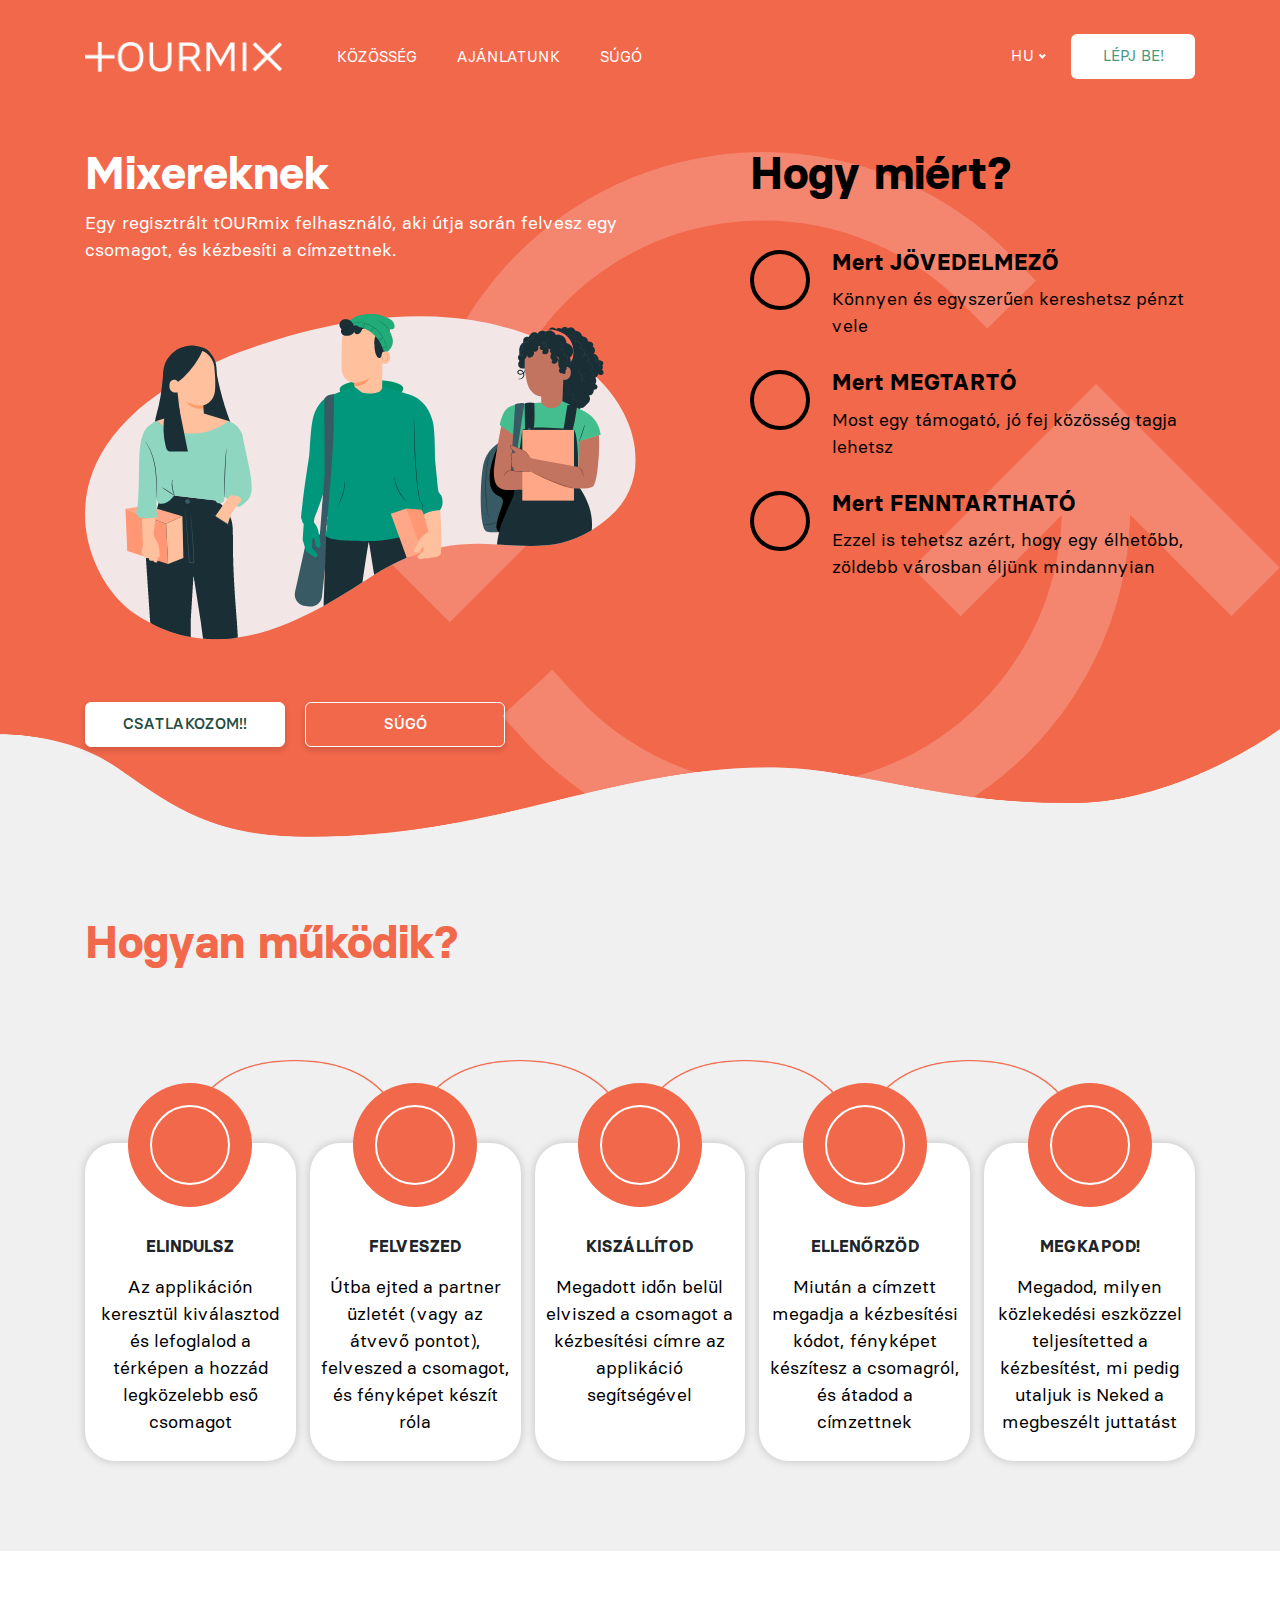
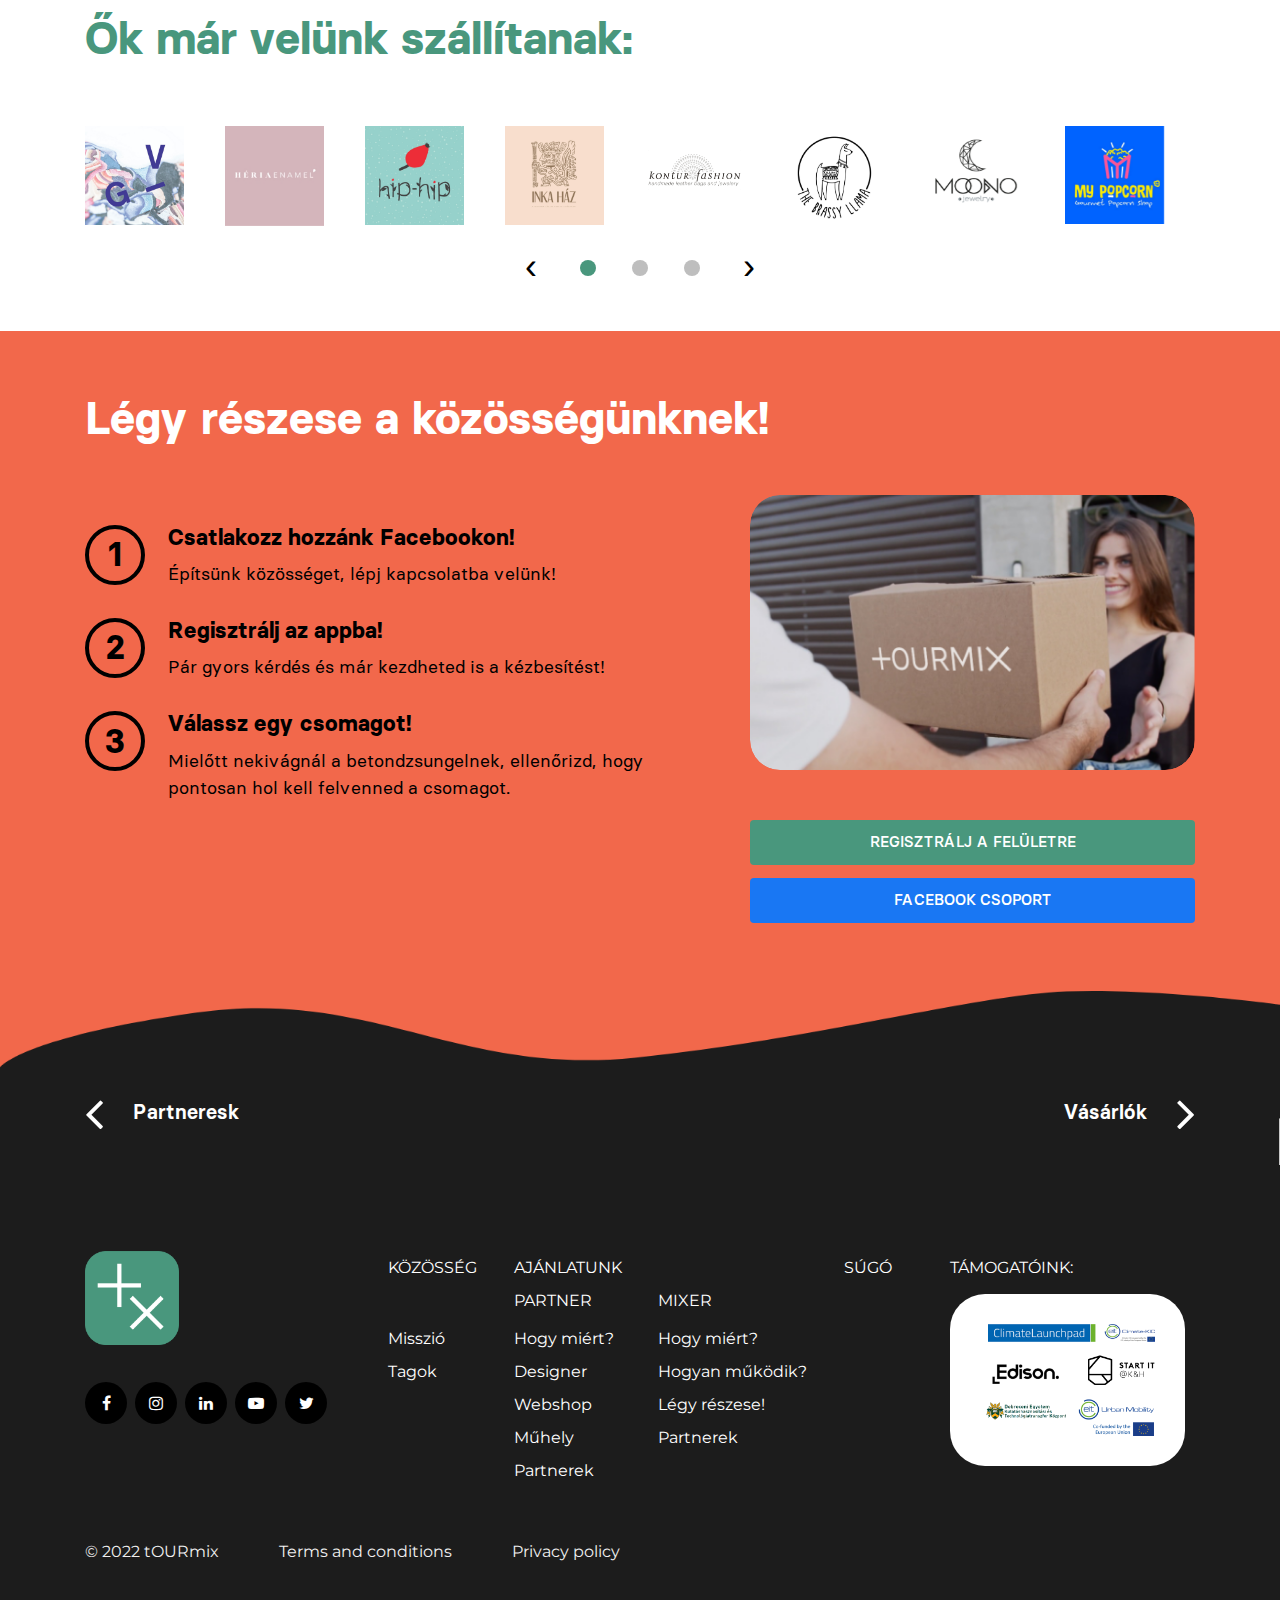
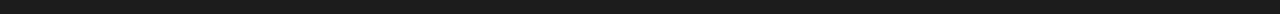
<file: mixer.html>
<!DOCTYPE HTML>
<html class="no-js" lang="en-US">

<head>
    <meta charset="utf-8">
    <meta http-equiv="x-ua-compatible" content="ie=edge">
    <title>OurMix-Mixer</title>
    <meta name="description" content="">
    <meta name="viewport" content="width=device-width, initial-scale=1">
    <link rel="shortcut icon" type="image/x-icon" href="assets/images/favicon.ico" />

    <!-- Stylesheet -->
    <!-- Animate css -->
    <link rel="stylesheet" type="text/css" href="assets/css/animate.css" media="all" />
    <!-- Owl Carousel css -->
    <link rel="stylesheet" type="text/css" href="assets/css/owl.theme.default.min.css" media="all" />
    <link rel="stylesheet" type="text/css" href="assets/css/owl.carousel.min.css" media="all" />
    <!-- Google fonts  -->
    <link href="https://fonts.googleapis.com/css2?family=Montserrat:wght@300;400;500;600;700&display=swap"
        rel="stylesheet">
    <!-- Fontawesome CSS -->
    <link rel="stylesheet" href="assets/css/font-awesome.min.css">
    <!-- Bootstrap CSS -->
    <link rel="stylesheet" href="assets/css/bootstrap.min.css">
    <!-- normalize -->
    <link rel="stylesheet" href="assets/css/normalize.css">
    <!-- nice select  -->
    <link rel="stylesheet" href="assets/css/nice-select.css">
    <link rel="stylesheet" href="assets/font/fonts.css">
    <!-- Main Stylesheet -->
    <link rel="stylesheet" href="assets/css/style.css">
    <!-- responsive -->
    <link rel="stylesheet" href="assets/css/responsive.css">
</head>

<body>
    <!--[if lte IE 9]>
            <p class="browserupgrade">You are using an <strong>outdated</strong> browser. Please <a href="https://browsehappy.com/">upgrade your browser</a> to improve your experience and security.</p>
        <![endif]-->

    <!-- header design  -->
    <header class="header_design d_header fixed-top  mixer_header">
        <div class="container">
            <div class="row">
                <div class="col-xl-12">
                    <div class="full_header">
                        <!-- left -->
                        <div class="header_left">
                            <div class="logo">
                                <a href="index.html"><img src="assets/images/home/logo.png" alt="logo img"></a>
                            </div>
                            <div class="menu">
                                <ul>
                                    <li><a href="plus_cross.html">Közösség</a></li>
                                    <li><a href="#">Ajánlatunk</a> 
                                        <ul>
                                            <li><a href="partner.html">Partner</a></li>
                                            <li><a href="mixer.html">Mixer</a></li>
                                        </ul>
                                    </li>
                                    <li><a href="#">Súgó</a></li>
                                </ul>
                            </div>
                        </div>

                        <!-- right  -->
                        <div class="header_right">
                            <div class="language_select">
                                <select>
                                    <option value="">HU</option>
                                    <option value="">EN</option>
                                </select>
                            </div>
                            <div class="button">
                                <a href="signup_signin.html">LÉPJ BE!</a>
                            </div>
                            <div class="humberger">
                                <div class="menu btn15" data-menu="15">
                                    <div class="icon"></div>
                                  </div>
                            </div>

                        </div>
                    </div>
                </div>
            </div>
        </div>
    </header>
    <!-- End Header design  -->


    <!-- hero bannar   -->
    <div class="default_hero_bannar" style="background:#F2684B ;">
        <div class="container">
            <div class="row">
                <div class="col-lg-7">
                    <div class="default_left_con">
                        <div class="d_top_heading">
                            <h1>Mixereknek</h1>
                            <p>Egy regisztrált tOURmix felhasználó, aki útja során felvesz egy csomagot, és kézbesíti a
                                címzettnek.</p>
                        </div>
                        <div class="d_top_middle1">
                            <img src="assets/images/fore-logo/mixer.png" alt="">
                        </div>
                        <div class="d_bottom_link">
                            <a href="signup_signin.html">Csatlakozom!!</a>
                            <a href="#neked">SÚGÓ</a>
                        </div>
                    </div>
                </div>

                <div class="col-lg-5">
                    <div class="default_right_con">
                        <div class="d_top_heading">
                            <h1>Hogy miért?</h1>
                        </div>
                        <div class="d_right_middle">
                            <div class="single_r_middle">
                                <div class="d_right_icon">
                                </div>
                                <div class="d_right_con">
                                    <h3>Mert JÖVEDELMEZŐ</h3>
                                    <p>Könnyen és egyszerűen kereshetsz pénzt vele</p>
                                </div>
                            </div>
                            <div class="single_r_middle">
                                <div class="d_right_icon">
                                </div>
                                <div class="d_right_con">
                                    <h3>Mert MEGTARTÓ</h3>
                                    <p>Most egy támogató, jó fej közösség tagja lehetsz</p>
                                </div>
                            </div>
                            <div class="single_r_middle">
                                <div class="d_right_icon">
                                </div>
                                <div class="d_right_con">
                                    <h3>Mert FENNTARTHATÓ</h3>
                                    <p>Ezzel is tehetsz azért, hogy egy élhetőbb, zöldebb városban éljünk mindannyian
                                    </p>
                                </div>
                            </div>
                        </div>
                    </div>
                </div>
            </div>
        </div>
        <div class="position position1">
            <img src="assets/images/fore-logo/turn.png" alt="">
        </div>
    </div>
    <!-- End Hero bannar  -->

    <!-- Mixer feature  -->
    <div class="mixer_feature_area default_feature">
        <div class="container">
            <div class="row">
                <div class="col-xl-12">
                    <div class="all_mixer_con">
                        <div class="d_top_heading">
                            <h1 style="color:#F2684B">Hogyan működik?</h1>
                        </div>
                    </div>

                    <div class="all_mix_feature">
                        <div class="single_mix">
                            <div class="mix_c_1">
                                <div class="mix_c_2">

                                </div>
                                
                            </div>
                            <h4>Elindulsz</h4>
                                <p>Az applikáción keresztül kiválasztod és lefoglalod a térképen a hozzád legközelebb
                                    eső csomagot</p>
                        </div>
                        <div class="single_mix">
                            <div class="mix_c_1">
                                <div class="mix_c_2">

                                </div>
                                
                            </div>
                            <h4>Felveszed</h4>
                                <p>Útba ejted a partner üzletét (vagy az átvevő pontot), felveszed a csomagot, és
                                    fényképet készít róla</p>
                        </div>

                        <div class="single_mix">
                            <div class="mix_c_1">
                                <div class="mix_c_2">

                                </div>
                                
                            </div>
                            <h4>Kiszállítod</h4>
                                <p>Megadott időn belül elviszed a csomagot a kézbesítési címre az applikáció
                                    segítségével</p>
                        </div>
                        <div class="single_mix">
                            <div class="mix_c_1">
                                <div class="mix_c_2">

                                </div>

                            </div>
                            <h4>Ellenőrzöd</h4>
                            <p>Miután a címzett megadja a kézbesítési kódot, fényképet készítesz a csomagról, és átadod
                                a címzettnek</p>
                        </div>
                        <div class="single_mix">
                            <div class="mix_c_1">
                                <div class="mix_c_2">

                                </div>

                            </div>
                            <h4>Megkapod!</h4>
                            <p>Megadod, milyen közlekedési eszközzel teljesítetted a kézbesítést, mi pedig utaljuk is
                                Neked a megbeszélt juttatást</p>
                        </div>
                    </div>
                </div>
            </div>
        </div>
    </div>
    <!-- End Mixer feature  -->



    <!-- All partner area design  -->
    <div class="all_partner_area all_partner_area2">
        <div class="container">
            <div class="row">
                <div class="col-xl-12">
                    <div class="section_header">
                        <h1>Ők már velünk szállítanak:</h1>
                    </div>

                    <div class="partnar_slider owl-carousel owl-theme">
                        <a href="#"><img src="assets/images/fore-logo/1.png" alt=""></a>
                        <a href="#"><img src="assets/images/fore-logo/2.png" alt=""></a>
                        <a href="#"><img src="assets/images/fore-logo/3.png" alt=""></a>
                        <a href="#"><img src="assets/images/fore-logo/4.png" alt=""></a>
                        <a href="#"><img src="assets/images/fore-logo/5.png" alt=""></a>
                        <a href="#"><img src="assets/images/fore-logo/6.png" alt=""></a>
                        <a href="#"><img src="assets/images/fore-logo/7.png" alt=""></a>
                        <a href="#"><img src="assets/images/fore-logo/8.png" alt=""></a>
                        <a href="#"><img src="assets/images/fore-logo/9.png" alt=""></a>
                        <a href="#"><img src="assets/images/fore-logo/10.png" alt=""></a>
                        <a href="#"><img src="assets/images/fore-logo/6.png" alt=""></a>
                        <a href="#"><img src="assets/images/fore-logo/7.png" alt=""></a>
                        <a href="#"><img src="assets/images/fore-logo/8.png" alt=""></a>
                        <a href="#"><img src="assets/images/fore-logo/9.png" alt=""></a>
                        <a href="#"><img src="assets/images/fore-logo/10.png" alt=""></a>
                        <a href="#"><img src="assets/images/fore-logo/6.png" alt=""></a>
                        <a href="#"><img src="assets/images/fore-logo/7.png" alt=""></a>
                        <a href="#"><img src="assets/images/fore-logo/8.png" alt=""></a>
                        <a href="#"><img src="assets/images/fore-logo/9.png" alt=""></a>
                        <a href="#"><img src="assets/images/fore-logo/10.png" alt=""></a>
                    </div>
                </div>
            </div>
        </div>
    </div>
    <!-- End all partnar area design  -->

    <div class="default_feature default_feature_mixer" id="bolt" style="background-color:#F2684B;">
        <div class="container">
            <div class="row">
                <div class="col-xl-12">
                    <div class="d_top_heading">
                        <h1 style="color:#FFF ;">Légy részese a közösségünknek!</h1>
                    </div>
                </div>
                <div class="col-lg-7">
                    <div class="d_feature_left">
                        <div class="d_right_middle">
                            <div class="single_r_middle">
                                <div class="d_right_icon text1">
                                    <span>1</span>
                                </div>
                                <div class="d_right_con">
                                    <h3>Csatlakozz hozzánk Facebookon!</h3>
                                    <p>Építsünk közösséget, lépj kapcsolatba velünk!</p>
                                </div>
                            </div>
                            <div class="single_r_middle">
                                <div class="d_right_icon text1">
                                    <span>2</span>
                                </div>
                                <div class="d_right_con">
                                    <h3>Regisztrálj az appba!</h3>
                                    <p>Pár gyors kérdés és már kezdheted is a kézbesítést! </p>
                                </div>
                            </div>
                            <div class="single_r_middle">
                                <div class="d_right_icon text1">
                                    <span>3</span>
                                </div>
                                <div class="d_right_con">
                                    <h3>Válassz egy csomagot! </h3>
                                    <p>Mielőtt nekivágnál a betondzsungelnek, ellenőrizd, hogy pontosan hol kell felvenned a csomagot.</p>
                                </div>
                            </div>
                        </div>
                    </div>
                </div>
                <div class="col-lg-5">
                    <div class="d_feratue_img">
                        <img src="assets/images/fore-logo/img4.png" alt="">
                    </div>
                    <div class="d_feature_linking">
                        <a href="#">REGISZTRÁLJ A FELÜLETRE</a>
                        <a href="#">FACEBOOK CSOPORT</a>
                    </div>
                    
                </div>
            </div>
        </div>
    </div>

    <!-- Pages next prev area  -->
    <div class="pages_next_prev_area">
        <div class="container">
            <div class="row">
                <div class="col-xl-12">
                    <div class="pages_link_all">
                        <a href="partner.html"><i class="fa fa-angle-left"></i>Partneresk</a>
                        <a href="package.html">Vásárlók <i class="fa fa-angle-right"></i></a>
                    </div>
                </div>
            </div>
        </div>
    </div>
    <!-- End pages next prev area  -->

    <!-- Footer area dsign  -->
    <div class="footer_area_design">
        <div class="container">
            <div class="row">
                <div class="col-lg-3">
                    <div class="footer_logo">
                        <div class="f_logo">
                            <a href="#"><img src="assets/images/fore-logo/f_logo.png" alt=""></a>
                        </div>
                        <div class="footer_link">
                            <ul>
                                <li><a href="#"><i class="fa fa-facebook"></i></a></li>
                                <li><a href="#"><i class="fa fa-instagram"></i></a></li>
                                <li><a href="#"><i class="fa fa-linkedin"></i></a></li>
                                <li><a href="#"><i class="fa fa-youtube-play"></i></a></li>
                                <li><a href="#"><i class="fa fa-twitter"></i></a></li>
                            </ul>
                        </div>
                    </div>
                </div>
                <div class="col-lg-6">
                    <div class="footer_menu_all">
                        <!-- single  -->
                        <div class="footer_single_link">
                            <h3>KÖZÖSSÉG</h3>
                            <ul>
                                <li><a href="#">Misszió</a></li>
                                <li><a href="#">Tagok</a></li>
                            </ul>
                        </div>
                        <!-- single  -->
                        <div class="footer_single_link">
                            <h3>AJÁNLATUNK <br> PARTNER</h3>
                            <ul>

                                <li><a href="#">Hogy miért?</a></li>
                                <li><a href="#">Designer</a></li>
                                <li><a href="#">Webshop</a></li>
                                <li><a href="#">Műhely</a></li>
                                <li><a href="#">Partnerek</a></li>

                            </ul>
                        </div>
                        <!-- single  -->
                        <div class="footer_single_link">
                            <h3> <br> MIXER</h3>
                            <ul>
                                <li><a href="#">Hogy miért?</a></li>
                                <li><a href="#">Hogyan
                                        működik?</a></li>
                                <li><a href="#">Légy részese!</a></li>
                                <li><a href="#">Partnerek</a></li>
                            </ul>
                        </div>
                        <!-- single  -->
                        <div class="footer_single_link">
                            <h3>SÚGÓ</h3>

                        </div>
                    </div>
                </div>
                <div class="col-lg-3">
                    <div class="footer_right">
                        <div class="footer_single_link">
                            <h3>TÁMOGATÓINK:</h3>
                            <div class="footer_partnar">
                                <img src="assets/images/fore-logo/group.png" alt="">
                            </div>
                        </div>
                    </div>
                </div>

                <div class="col-xl-12">
                    <div class="copyright">
                        <ul>
                            <li><a href="#">© 2022 tOURmix</a></li>
                            <li><a href="#">Terms and conditions</a></li>
                            <li><a href="#">Privacy policy</a></li>
                        </ul>
                    </div>
                </div>
            </div>
        </div>
    </div>
    <!-- End Footer area design  -->




    <!-- Js Files -->
    <!-- modernizr -->
    <script src="assets/js/vendor/modernizr-3.5.0.min.js"></script>
    <!-- jQuery -->
    <script src="assets/js/vendor/jquery-3.2.1.min.js"></script>
    <!-- Bootstrap Popper -->
    <script src="assets/js/popper.js"></script>
    <!-- Bootstrap -->
    <script src="assets/js/bootstrap.min.js"></script>
    <!-- Owl Carousel JS -->
    <script src="assets/js/owl.carousel.min.js"></script>
    <!-- nice-select  -->
    <script src="assets/js/jquery.nice-select.js"></script>
    <!-- Custom Scripts -->
    <script src="assets/js/main.js"></script>

</body>

</html>
</file>
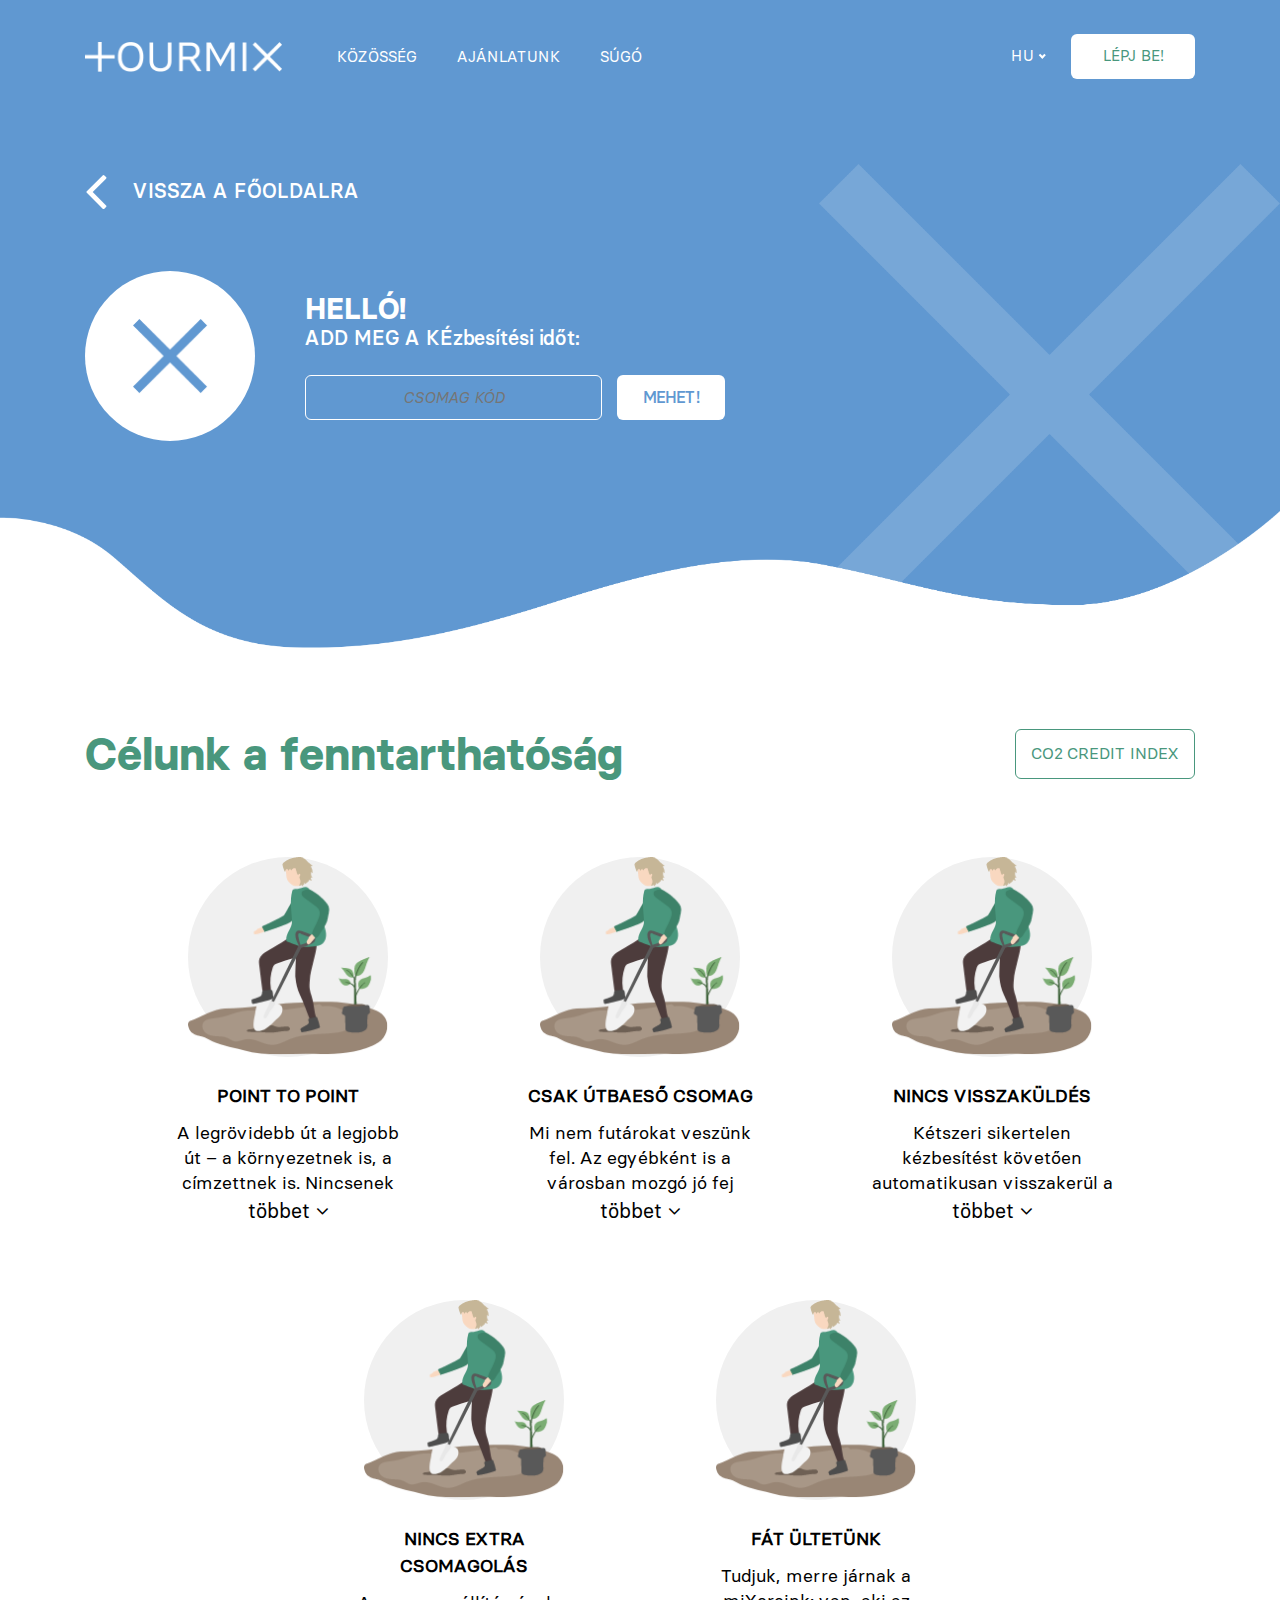
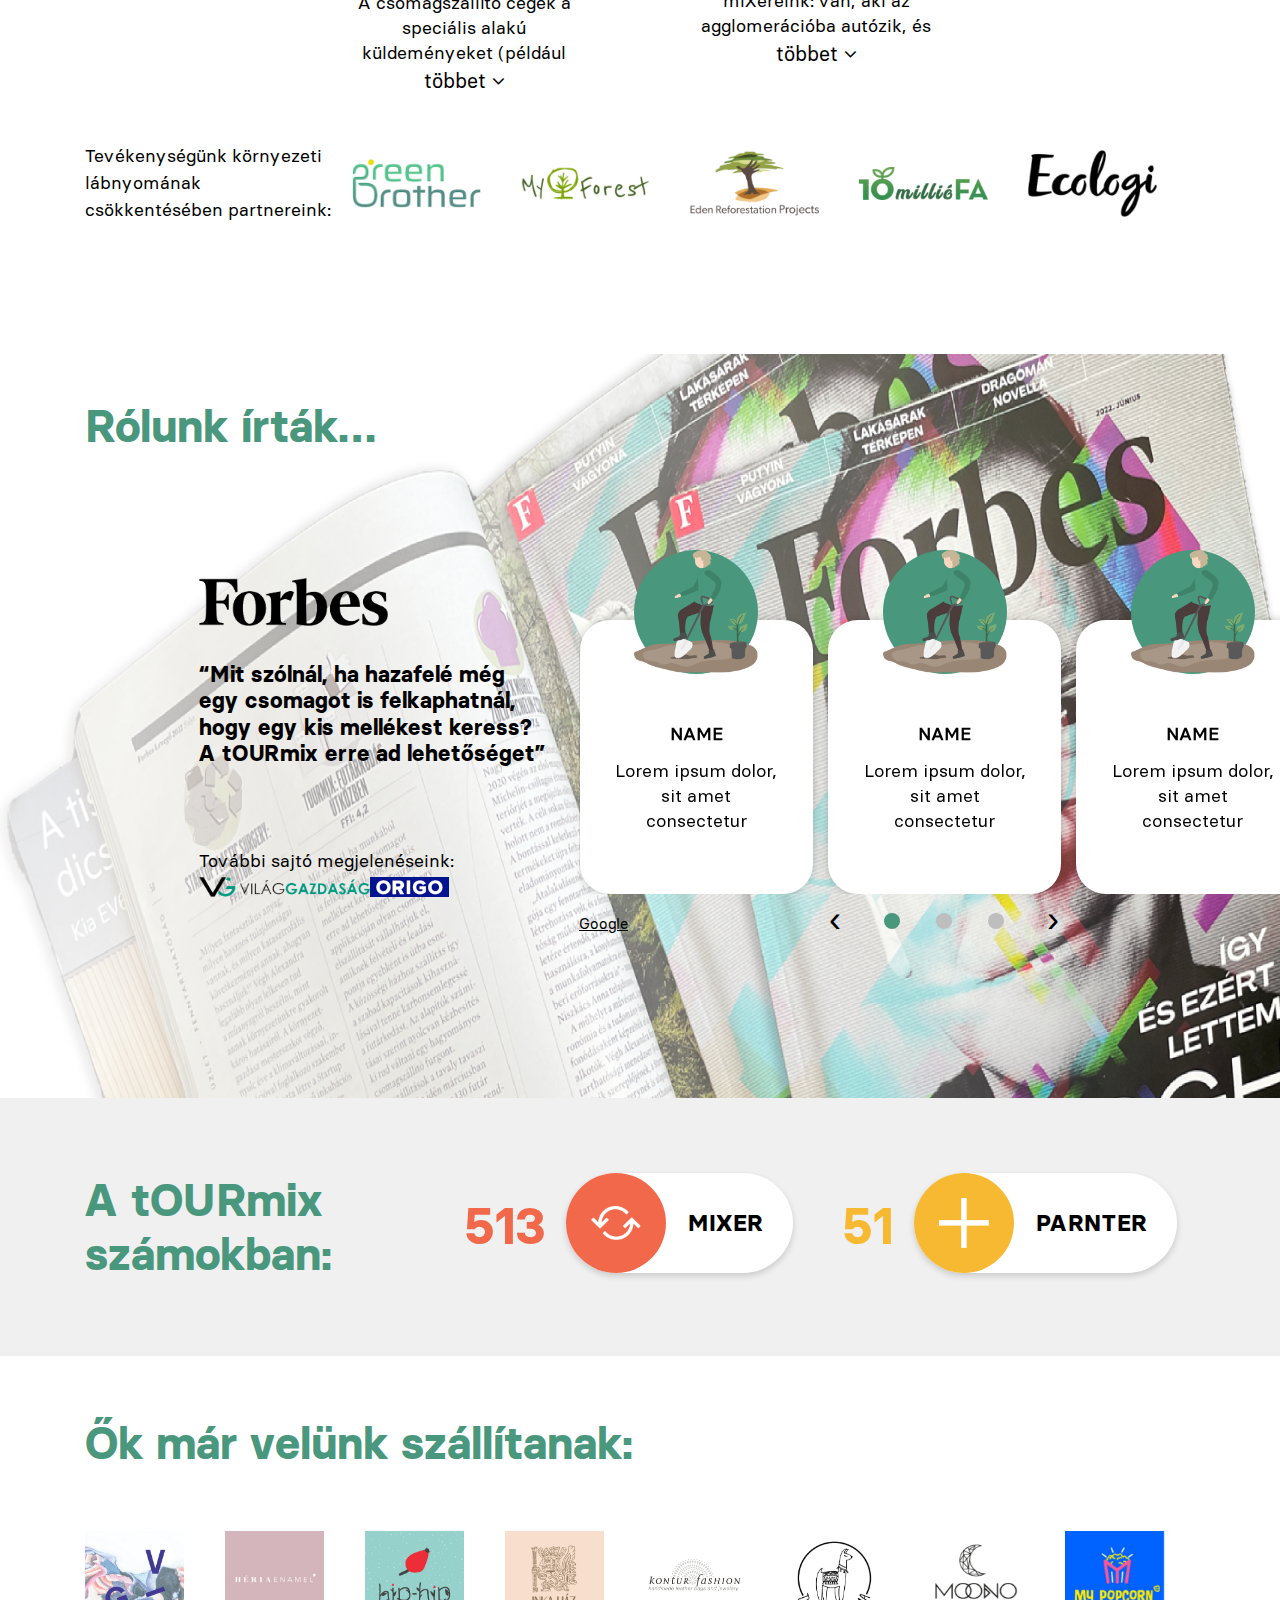
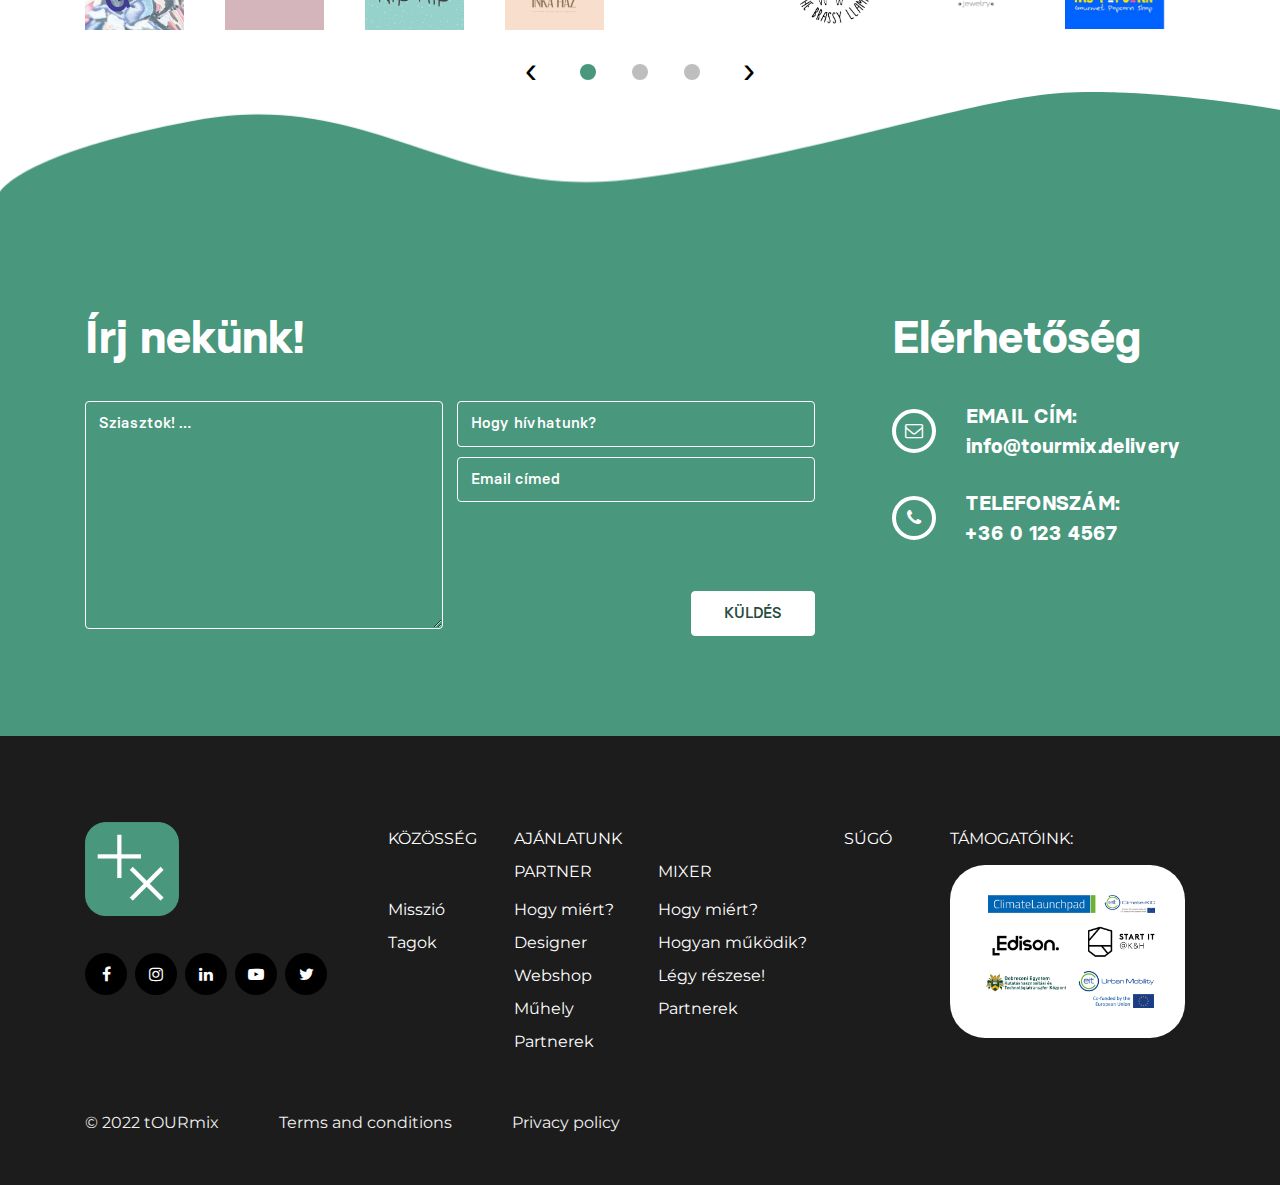
<file: package.html>
<!DOCTYPE HTML>
<html class="no-js" lang="en-US">

<head>
    <meta charset="utf-8">
    <meta http-equiv="x-ua-compatible" content="ie=edge">
    <title>OurMix-package</title>
    <meta name="description" content="">
    <meta name="viewport" content="width=device-width, initial-scale=1">
    <link rel="shortcut icon" type="image/x-icon" href="assets/images/favicon.ico" />

    <!-- Stylesheet -->
    <!-- Animate css -->
    <link rel="stylesheet" type="text/css" href="assets/css/animate.css" media="all" />
    <!-- Owl Carousel css -->
    <link rel="stylesheet" type="text/css" href="assets/css/owl.theme.default.min.css" media="all" />
    <link rel="stylesheet" type="text/css" href="assets/css/owl.carousel.min.css" media="all" />
    <!-- Google fonts  -->
    <link href="https://fonts.googleapis.com/css2?family=Montserrat:wght@300;400;500;600;700&display=swap"
        rel="stylesheet">
    <!-- Fontawesome CSS -->
    <link rel="stylesheet" href="assets/css/font-awesome.min.css">
    <!-- Bootstrap CSS -->
    <link rel="stylesheet" href="assets/css/bootstrap.min.css">
    <!-- normalize -->
    <link rel="stylesheet" href="assets/css/normalize.css">
    <!-- nice select  -->
    <link rel="stylesheet" href="assets/css/nice-select.css">
    <link rel="stylesheet" href="assets/font/fonts.css">
    <!-- Main Stylesheet -->
    <link rel="stylesheet" href="assets/css/style.css">
    <!-- responsive -->
    <link rel="stylesheet" href="assets/css/responsive.css">
</head>

<body>
    <!--[if lte IE 9]>
            <p class="browserupgrade">You are using an <strong>outdated</strong> browser. Please <a href="https://browsehappy.com/">upgrade your browser</a> to improve your experience and security.</p>
        <![endif]-->

    <!-- header design  -->
    <header class="header_design d_header fixed-top package_header">
        <div class="container">
            <div class="row">
                <div class="col-xl-12">
                    <div class="full_header">
                        <!-- left -->
                        <div class="header_left">
                            <div class="logo">
                                <a href="index.html"><img src="assets/images/home/logo.png" alt="logo img"></a>
                            </div>
                            <div class="menu">
                                <ul>
                                    <li><a href="plus_cross.html">Közösség</a></li>
                                    <li><a href="#">Ajánlatunk</a> 
                                        <ul>
                                            <li><a href="partner.html">Partner</a></li>
                                            <li><a href="mixer.html">Mixer</a></li>
                                        </ul>
                                    </li>
                                    <li><a href="#">Súgó</a></li>
                                </ul>
                            </div>
                        </div>

                        <!-- right  -->
                        <div class="header_right">
                            <div class="language_select">
                                <select>
                                    <option value="">HU</option>
                                    <option value="">EN</option>
                                </select>
                            </div>
                            <div class="button">
                                <a href="signup_signin.html">LÉPJ BE!</a>
                            </div>
                            <div class="humberger">
                                <div class="menu btn15" data-menu="15">
                                    <div class="icon"></div>
                                  </div>
                            </div>

                        </div>
                    </div>
                </div>
            </div>
        </div>
    </header>
    <!-- End Header design  -->

    <!-- Hero_slider  -->

    <div class="package_area" style="background:#6098D1">
        <div class="container">
            <div class="row">
                <div class="col-xl-12">
                    <div class="package_all_con">
                        <div class="pack_top">
                            <a href="index.html"><i class="fa fa-angle-left"></i>VISSZA A FŐOLDALRA</a>
                        </div>

                        <div class="package_bottom">
                            <div class="pack_cross">
                                <img src="assets/images/fore-logo/cross.png" alt="">
                            </div>
                            <div class="pack_content">
                                <h2>Helló!</h2>
                                <h3>ADD MEG A KÉzbesítési időt:</h3>

                                <div class="code_area">
                                    <input type="text" placeholder="CSOMAG KÓD">
                                    <button>MEHET!</button>
                                </div>
                            </div>
                        </div>
                    </div>
                </div>
            </div>
        </div>
        <div class="position">
            <img src="assets/images/fore-logo/cross1.png" alt="">
        </div>
    </div>


    <!-- Feature area design  -->
    <div class="feature_area">
        <div class="container">
            <div class="row">
                <div class="col-xl-12">
                    <div class="section_header">
                        <h1>Célunk a fenntarthatóság</h1>
                        <a href="#">CO2 CREDIT INDEX</a>
                    </div>
                </div>
                <div class="col-xl-12">
                    <div class="all_feature">
                        <!-- single  -->
                        <div class="single_feature">
                            <div class="feature_img">
                                <img src="assets/images/home/f1.png" alt="">
                            </div>
                            <div class="feature_con">
                                <p class="f_first" style="text-transform:uppercase;">POINT TO POINT</p>
                                <p class="f_second">A legrövidebb út a legjobb út – a környezetnek is, a címzettnek is.
                                    Nincsenek
                                    raktáraink. Nem utaztatjuk feleslegesen a csomagodat. Kevesebb idő, kevesebb
                                    károsanyag-kibocsátás (számszerűen: nulla).</p>
                                <a href="#">többet <i class="fa fa-angle-down"></i></a>
                            </div>
                        </div>
                        <!-- single  -->
                        <div class="single_feature">
                            <div class="feature_img">
                                <img src="assets/images/home/f1.png" alt="">
                            </div>
                            <div class="feature_con">
                                <p class="f_first" style="text-transform:uppercase;">CSAK ÚTBAESŐ CSOMAG</p>
                                <p class="f_second">Mi nem futárokat veszünk fel. Az egyébként is a városban mozgó jó
                                    fej emberekkel
                                    dolgozunk, akik örömmel ejtenek útba egy-egy címet a mindennapok során. Ők a mi
                                    miXereink.</p>
                                <a href="#">többet <i class="fa fa-angle-down"></i></a>
                            </div>
                        </div>
                        <!-- single  -->
                        <div class="single_feature">
                            <div class="feature_img">
                                <img src="assets/images/home/f1.png" alt="">
                            </div>
                            <div class="feature_con">
                                <p class="f_first" style="text-transform:uppercase;">NINCS VISSZAKÜLDÉS</p>
                                <p class="f_second">Kétszeri sikertelen kézbesítést követően automatikusan visszakerül a
                                    csomag a
                                    feladóhoz. Bosszantó, nem? Nálunk ilyen nincs. A tOURmix személyre szabottan működik
                                    – miXereink valóban alkalmazkodnak a címzetthez. Mi 99%-os hatékonysággal
                                    kézbesítjük a csomagokat.</p>
                                <a href="#">többet <i class="fa fa-angle-down"></i></a>
                            </div>
                        </div>
                        <!-- single  -->
                        <div class="single_feature">
                            <div class="feature_img">
                                <img src="assets/images/home/f1.png" alt="">
                            </div>
                            <div class="feature_con">
                                <p class="f_first" style="text-transform:uppercase;">NINCS EXTRA CSOMAGOLÁS</p>
                                <p class="f_second">A csomagszállító cégek a speciális alakú küldeményeket (például
                                    okmánytartó henger)
                                    nem igazán kedvelik. Ha ilyen csomagot adnál fel, azt kérik Tőled, tedd szögletes
                                    dobozba. Micsoda pazarlás! Nálunk elég egyszer biztonságosan becsomagolnod, és már
                                    visszük is!</p>
                                <a href="#">többet <i class="fa fa-angle-down"></i></a>
                            </div>
                        </div>
                        <!-- single  -->
                        <div class="single_feature">
                            <div class="feature_img">
                                <img src="assets/images/home/f1.png" alt="">
                            </div>
                            <div class="feature_con">
                                <p class="f_first" style="text-transform:uppercase;">FÁT ÜLTETÜNK</p>
                                <p class="f_second">Tudjuk, merre járnak a miXereink: van, aki az agglomerációba
                                    autózik, és sokan a
                                    közösségi közlekedést használják. Ezek a minimális kitérők elkerülhetetlenek. Éppen
                                    ezért egy faültető programot támogatunk a teljes karbonsemlegesség érdekében.</p>
                                <a href="#">többet <i class="fa fa-angle-down"></i></a>
                            </div>
                        </div>
                    </div>
                </div>

                <div class="col-xl-12">
                    <div class="partner_area">
                        <div class="partner_text">
                            <p>Tevékenységünk környezeti lábnyomának csökkentésében partnereink:</p>
                        </div>
                        <div class="partner_logo">
                            <a href="#"><img src="assets/images/home/p2.png" alt=""></a>
                            <a href="#"><img src="assets/images/home/p3.png" alt=""></a>
                            <a href="#"><img src="assets/images/home/p4.png" alt=""></a>
                            <a href="#"><img src="assets/images/home/p5.png" alt=""></a>
                            <a href="#"><img src="assets/images/home/p6.png" alt=""></a>
                        </div>
                    </div>
                </div>
            </div>
        </div>
    </div>
    <!-- End Feature area design  -->

    <!-- Fore base area design  -->
    <div class="forebase_area" style="background:url(assets/images/home/bg2.png) no-repeat scroll 0 0 / 100% 100%;">
        <div class="container">
            <div class="row">
                <div class="col-xl-12">
                    <div class="section_header">
                        <h1>Rólunk írták…</h1>
                    </div>
                </div>
            </div>
            <div class="row forebase_con">
                <div class="col-lg-4">
                    <div class="forebase_left">
                        <div class="fore_logo">
                            <img src="assets/images/fore-logo/for.png" alt="">
                        </div>
                        <h6>“Mit szólnál, ha hazafelé még egy csomagot is felkaphatnál, hogy egy kis mellékest keress? A
                            tOURmix erre ad lehetőséget”</h6>

                        <div class="fore_bottom">
                            <p>További sajtó megjelenéseink:</p>
                            <div class="fore_bottom_logo">
                                <a href="#"><img src="assets/images/fore-logo/p5.png" alt=""></a>
                                <a href="#"><img src="assets/images/fore-logo/unnamed.png" alt=""></a>
                            </div>
                        </div>
                    </div>
                </div>
                <div class="col-lg-8">
                    <div class="fore_slider owl-carousel owl-theme">
                        <!-- single  -->
                        <div class="single_fore_slider">
                            <div class="feature_con">
                                <div class="fore_img">
                                    <img src="assets/images/home/f1.png" alt="">
                                </div>
                                <p class="f_first" style="text-transform:uppercase;">NAME</p>
                                <p class="f_second">Lorem ipsum dolor, sit amet consectetur adipisicing elit. Dolorum,
                                    aperiam!</p>
                            </div>
                        </div>
                        <!-- single  -->
                        <div class="single_fore_slider">
                            <div class="feature_con">
                                <div class="fore_img">
                                    <img src="assets/images/home/f1.png" alt="">
                                </div>
                                <p class="f_first" style="text-transform:uppercase;">NAME</p>
                                <p class="f_second">Lorem ipsum dolor, sit amet consectetur adipisicing elit. Dolorum,
                                    aperiam!</p>
                            </div>
                        </div>
                        <!-- single  -->
                        <div class="single_fore_slider">
                            <div class="feature_con">
                                <div class="fore_img">
                                    <img src="assets/images/home/f1.png" alt="">
                                </div>
                                <p class="f_first" style="text-transform:uppercase;">NAME</p>
                                <p class="f_second">Lorem ipsum dolor, sit amet consectetur adipisicing elit. Dolorum,
                                    aperiam!</p>
                            </div>
                        </div>
                        <!-- single  -->
                        <div class="single_fore_slider">
                            <div class="feature_con">
                                <div class="fore_img">
                                    <img src="assets/images/home/f1.png" alt="">
                                </div>
                                <p class="f_first" style="text-transform:uppercase;">NAME</p>
                                <p class="f_second">Lorem ipsum dolor, sit amet consectetur adipisicing elit. Dolorum,
                                    aperiam!</p>
                            </div>
                        </div>
                        <!-- single  -->
                        <div class="single_fore_slider">
                            <div class="feature_con">
                                <div class="fore_img">
                                    <img src="assets/images/home/f1.png" alt="">
                                </div>
                                <p class="f_first" style="text-transform:uppercase;">NAME</p>
                                <p class="f_second">Lorem ipsum dolor, sit amet consectetur adipisicing elit. Dolorum,
                                    aperiam!</p>
                            </div>
                        </div>
                        <!-- single  -->
                        <div class="single_fore_slider">
                            <div class="feature_con">
                                <div class="fore_img">
                                    <img src="assets/images/home/f1.png" alt="">
                                </div>
                                <p class="f_first" style="text-transform:uppercase;">NAME</p>
                                <p class="f_second">Lorem ipsum dolor, sit amet consectetur adipisicing elit. Dolorum,
                                    aperiam!</p>
                            </div>
                        </div>
                        <!-- single  -->
                        <div class="single_fore_slider">
                            <div class="feature_con">
                                <div class="fore_img">
                                    <img src="assets/images/home/f1.png" alt="">
                                </div>
                                <p class="f_first" style="text-transform:uppercase;">NAME</p>
                                <p class="f_second">Lorem ipsum dolor, sit amet consectetur adipisicing elit. Dolorum,
                                    aperiam!</p>
                            </div>
                        </div>
                        <!-- single  -->
                        <div class="single_fore_slider">
                            <div class="feature_con">
                                <div class="fore_img">
                                    <img src="assets/images/home/f1.png" alt="">
                                </div>
                                <p class="f_first" style="text-transform:uppercase;">NAME</p>
                                <p class="f_second">Lorem ipsum dolor, sit amet consectetur adipisicing elit. Dolorum,
                                    aperiam!</p>
                            </div>
                        </div>
                        <!-- single  -->
                        <div class="single_fore_slider">
                            <div class="feature_con">
                                <div class="fore_img">
                                    <img src="assets/images/home/f1.png" alt="">
                                </div>
                                <p class="f_first" style="text-transform:uppercase;">NAME</p>
                                <p class="f_second">Lorem ipsum dolor, sit amet consectetur adipisicing elit. Dolorum,
                                    aperiam!</p>
                            </div>
                        </div>
                    </div>
                    <div class="google">
                        <a href="#">Google</a>
                    </div>
                </div>
            </div>
        </div>
    </div>
    <!-- End Fore Base area design  -->

    <!-- Counter area design  -->
    <div class="counter_area_design">
        <div class="container">
            <div class="row">
                <div class="col-lg-4">
                    <div class="mixer_text">
                        <div class="section_header">
                            <h1>A tOURmix <br>
                                számokban:</h1>
                        </div>
                    </div>
                </div>

                <div class="col-lg-8">
                    <div class="mixer_counter">
                        <!-- single  -->
                        <div class="single_counter">
                            <h2 style="color:#F2684B">513</h2>
                            <div class="counting_div">
                                <div class="slider_top">
                                    <div class="icon" style="background:#F2684B">
                                        <img src="assets/images/home/circle.png" alt="">
                                    </div>
                                    <h3>MIXER</h3>
                                </div>

                            </div>
                        </div>
                        <!-- single  -->
                        <div class="single_counter">
                            <h2 style="color:#F7B931">51</h2>
                            <div class="counting_div">
                                <div class="slider_top">
                                    <div class="icon" style="background:#F7B931 ;">
                                        <img src="assets/images/home/plus.png" alt="">
                                    </div>
                                    <h3>PARNTER</h3>
                                </div>

                            </div>
                        </div>
                    </div>
                </div>
            </div>
        </div>
    </div>
    <!-- End Counter area design  -->

    <!-- All partner area design  -->
    <div class="all_partner_area">
        <div class="container">
            <div class="row">
                <div class="col-xl-12">
                    <div class="section_header">
                        <h1>Ők már velünk szállítanak:</h1>
                    </div>

                    <div class="partnar_slider owl-carousel owl-theme">
                        <a href="#"><img src="assets/images/fore-logo/1.png" alt=""></a>
                        <a href="#"><img src="assets/images/fore-logo/2.png" alt=""></a>
                        <a href="#"><img src="assets/images/fore-logo/3.png" alt=""></a>
                        <a href="#"><img src="assets/images/fore-logo/4.png" alt=""></a>
                        <a href="#"><img src="assets/images/fore-logo/5.png" alt=""></a>
                        <a href="#"><img src="assets/images/fore-logo/6.png" alt=""></a>
                        <a href="#"><img src="assets/images/fore-logo/7.png" alt=""></a>
                        <a href="#"><img src="assets/images/fore-logo/8.png" alt=""></a>
                        <a href="#"><img src="assets/images/fore-logo/9.png" alt=""></a>
                        <a href="#"><img src="assets/images/fore-logo/10.png" alt=""></a>
                        <a href="#"><img src="assets/images/fore-logo/6.png" alt=""></a>
                        <a href="#"><img src="assets/images/fore-logo/7.png" alt=""></a>
                        <a href="#"><img src="assets/images/fore-logo/8.png" alt=""></a>
                        <a href="#"><img src="assets/images/fore-logo/9.png" alt=""></a>
                        <a href="#"><img src="assets/images/fore-logo/10.png" alt=""></a>
                        <a href="#"><img src="assets/images/fore-logo/6.png" alt=""></a>
                        <a href="#"><img src="assets/images/fore-logo/7.png" alt=""></a>
                        <a href="#"><img src="assets/images/fore-logo/8.png" alt=""></a>
                        <a href="#"><img src="assets/images/fore-logo/9.png" alt=""></a>
                        <a href="#"><img src="assets/images/fore-logo/10.png" alt=""></a>
                    </div>
                </div>
            </div>
        </div>
    </div>
    <!-- End all partnar area design  -->

    <!-- Contact area design  -->
    <div class="contact_area_design">
        <div class="container">
            <div class="row">
                <div class="col-lg-8">
                    <div class="all_contact">
                        <div class="section_header">
                            <h1>Írj nekünk!</h1>
                        </div>
                        <form action="#">
                            <div class="all_form">
                                <div class="single_form_group">
                                    <div class="single_form">
                                        <textarea placeholder="Sziasztok! …"></textarea>
                                    </div>
                                </div>
                                <div class="single_form_group">
                                    <div class="input_g">
                                        <div class="single_form">
                                            <input type="text" placeholder="Hogy hívhatunk?">
                                        </div>
                                        <div class="single_form">
                                            <input type="email" placeholder="Email címed">
                                        </div>
                                    </div>
                                    <div class="single_form">
                                        <input type="submit" value="KÜLDÉS">
                                    </div>
                                </div>
                            </div>
                        </form>
                    </div>
                </div>
                <div class="col-lg-4">
                    <div class="all_contact right_contact_all">
                        <div class="section_header">
                            <h1>Elérhetőség</h1>
                        </div>

                        <div class="all_form_contact">
                            <div class="single_contact">
                                <div class="c_icon">
                                    <i class="fa fa-envelope-o" aria-hidden="true"></i>
                                </div>
                                <div class="c_con">
                                    <p style="text-transform:uppercase;">Email Cím: </p>
                                    <a href="mailto:info@tourmix.delivery">info@tourmix.delivery</a>
                                </div>
                            </div>
                            <div class="single_contact">
                                <div class="c_icon">
                                    <i class="fa fa-phone" aria-hidden="true"></i>
                                </div>
                                <div class="c_con">
                                    <p style="text-transform:uppercase;">TELEFONSZÁM:</p>
                                    <a href="tel:+36 0 123 4567">+36 0 123 4567</a>
                                </div>
                            </div>
                        </div>
                    </div>
                </div>
            </div>
        </div>
    </div>
    <!-- End Contact area design  -->

    <!-- Footer area dsign  -->
    <div class="footer_area_design">
        <div class="container">
            <div class="row">
                <div class="col-lg-3">
                    <div class="footer_logo">
                        <div class="f_logo">
                            <a href="#"><img src="assets/images/fore-logo/f_logo.png" alt=""></a>
                        </div>
                        <div class="footer_link">
                            <ul>
                                <li><a href="#"><i class="fa fa-facebook"></i></a></li>
                                <li><a href="#"><i class="fa fa-instagram"></i></a></li>
                                <li><a href="#"><i class="fa fa-linkedin"></i></a></li>
                                <li><a href="#"><i class="fa fa-youtube-play"></i></a></li>
                                <li><a href="#"><i class="fa fa-twitter"></i></a></li>
                            </ul>
                        </div>
                    </div>
                </div>
                <div class="col-lg-6">
                    <div class="footer_menu_all">
                        <!-- single  -->
                        <div class="footer_single_link">
                            <h3>KÖZÖSSÉG</h3>
                            <ul>
                                <li><a href="#">Misszió</a></li>
                                <li><a href="#">Tagok</a></li>
                            </ul>
                        </div>
                        <!-- single  -->
                        <div class="footer_single_link">
                            <h3>AJÁNLATUNK <br> PARTNER</h3>
                            <ul>

                                <li><a href="#">Hogy miért?</a></li>
                                <li><a href="#">Designer</a></li>
                                <li><a href="#">Webshop</a></li>
                                <li><a href="#">Műhely</a></li>
                                <li><a href="#">Partnerek</a></li>

                            </ul>
                        </div>
                        <!-- single  -->
                        <div class="footer_single_link">
                            <h3> <br> MIXER</h3>
                            <ul>
                                <li><a href="#">Hogy miért?</a></li>
                                <li><a href="#">Hogyan
                                        működik?</a></li>
                                <li><a href="#">Légy részese!</a></li>
                                <li><a href="#">Partnerek</a></li>
                            </ul>
                        </div>
                        <!-- single  -->
                        <div class="footer_single_link">
                            <h3>SÚGÓ</h3>

                        </div>
                    </div>
                </div>
                <div class="col-lg-3">
                    <div class="footer_right">
                        <div class="footer_single_link">
                            <h3>TÁMOGATÓINK:</h3>
                            <div class="footer_partnar">
                                <img src="assets/images/fore-logo/group.png" alt="">
                            </div>
                        </div>
                    </div>
                </div>

                <div class="col-xl-12">
                    <div class="copyright">
                        <ul>
                            <li><a href="#">© 2022 tOURmix</a></li>
                            <li><a href="#">Terms and conditions</a></li>
                            <li><a href="#">Privacy policy</a></li>
                        </ul>
                    </div>
                </div>
            </div>
        </div>
    </div>
    <!-- End Footer area design  -->




    <!-- Js Files -->
    <!-- modernizr -->
    <script src="assets/js/vendor/modernizr-3.5.0.min.js"></script>
    <!-- jQuery -->
    <script src="assets/js/vendor/jquery-3.2.1.min.js"></script>
    <!-- Bootstrap Popper -->
    <script src="assets/js/popper.js"></script>
    <!-- Bootstrap -->
    <script src="assets/js/bootstrap.min.js"></script>
    <!-- Owl Carousel JS -->
    <script src="assets/js/owl.carousel.min.js"></script>
    <!-- nice-select  -->
    <script src="assets/js/jquery.nice-select.js"></script>
    <!-- Custom Scripts -->
    <script src="assets/js/main.js"></script>

</body>

</html>
</file>
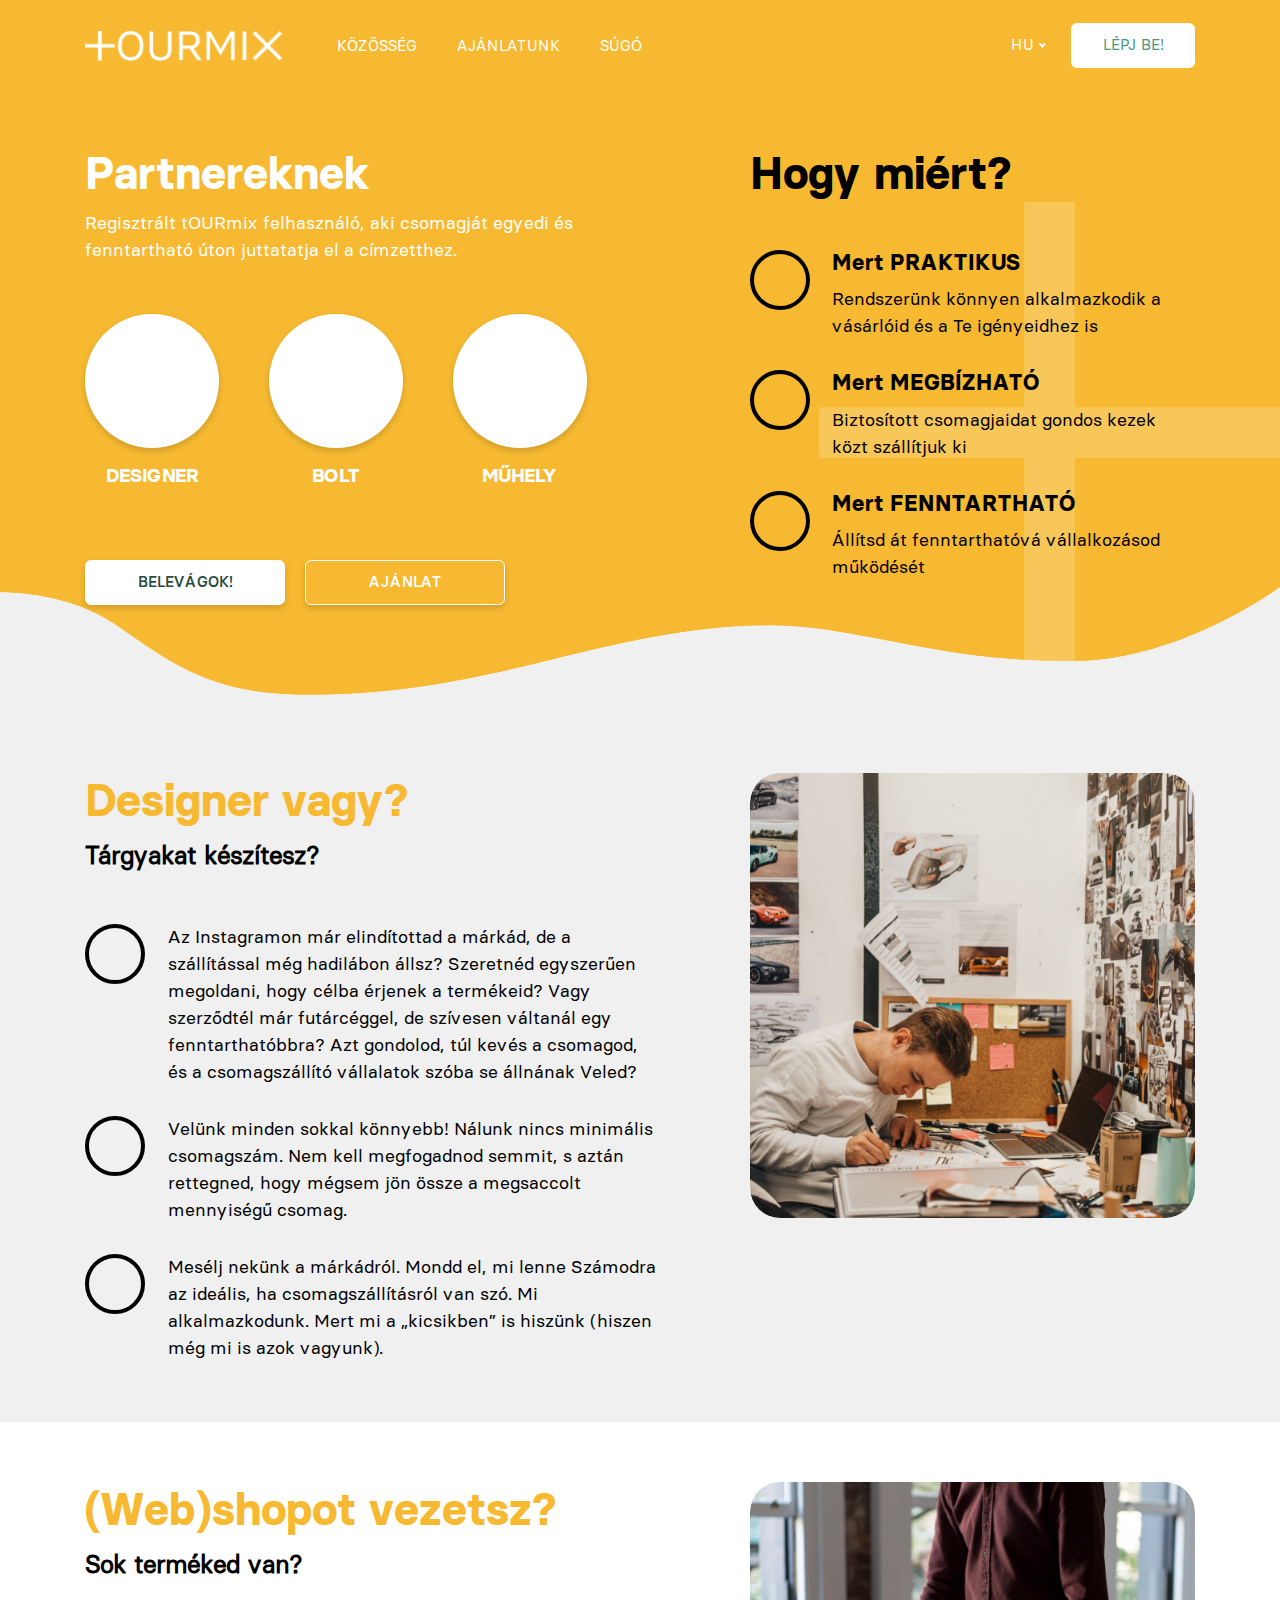
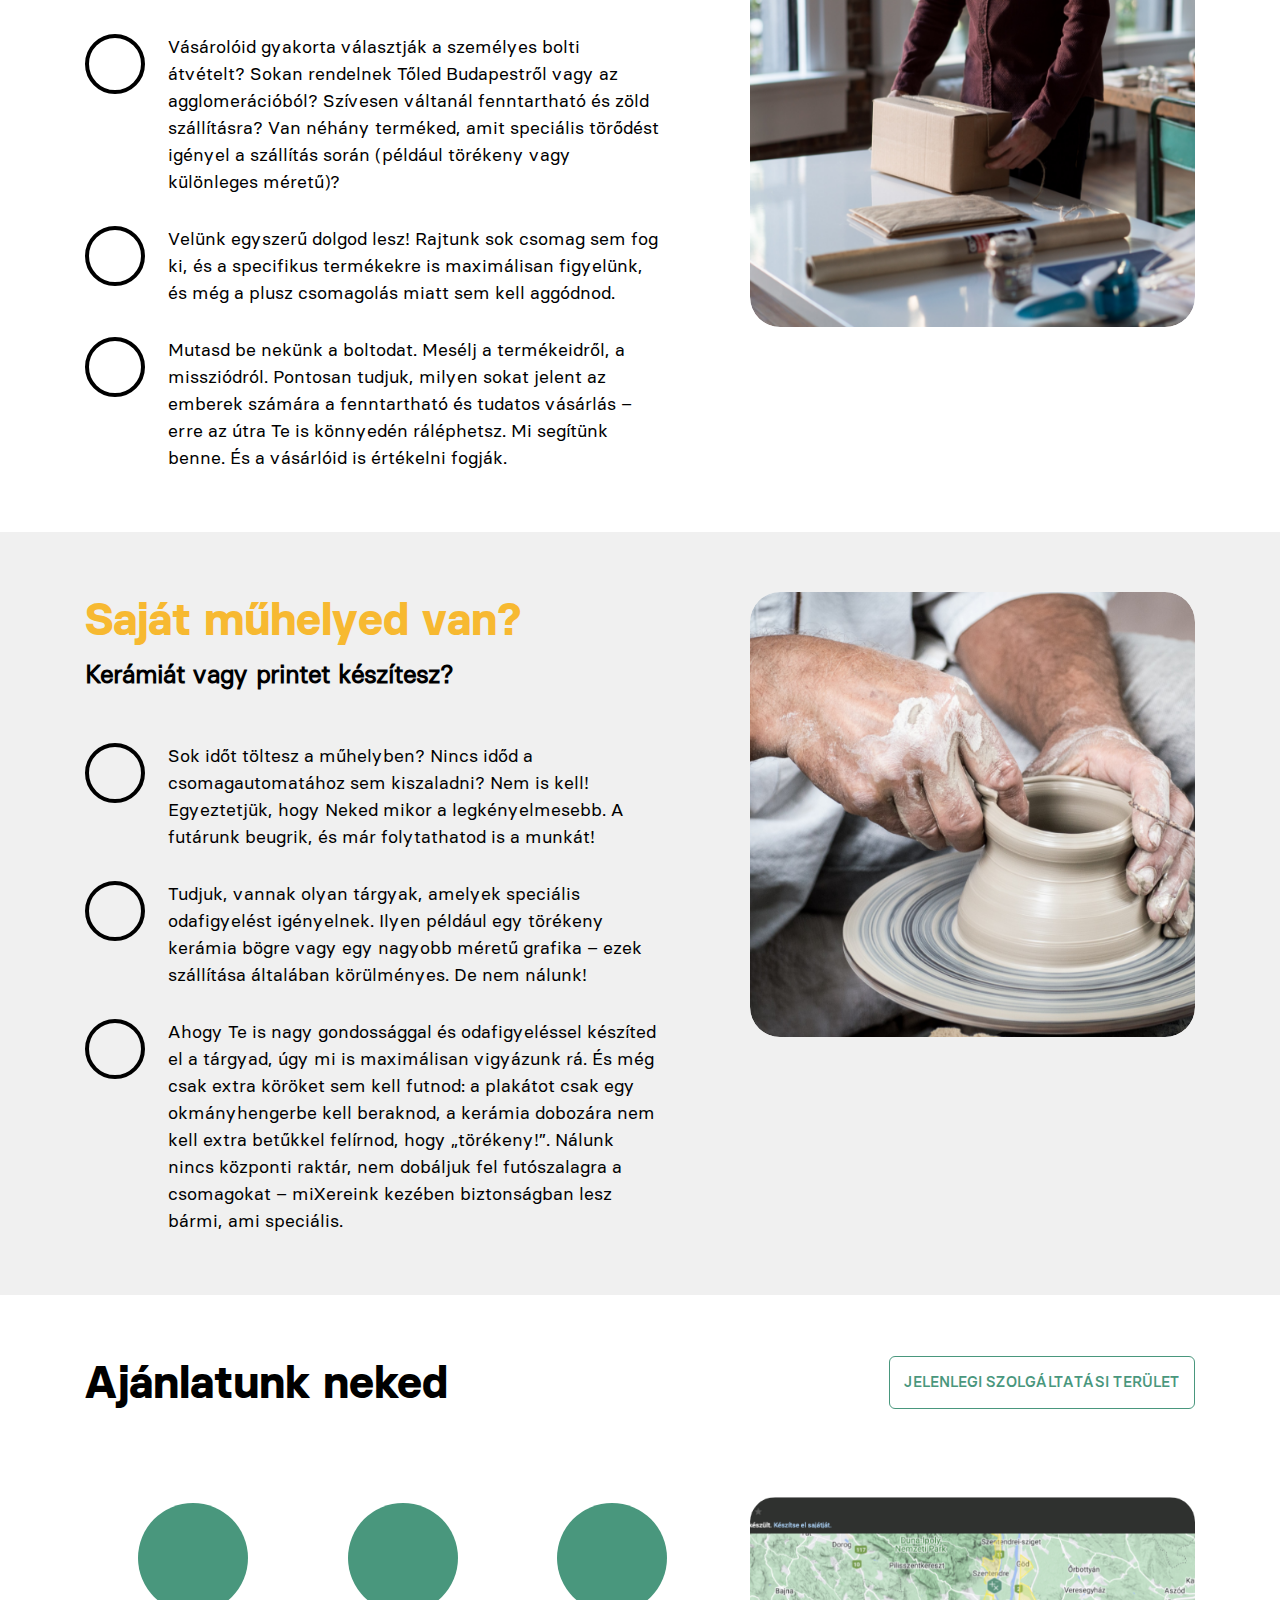
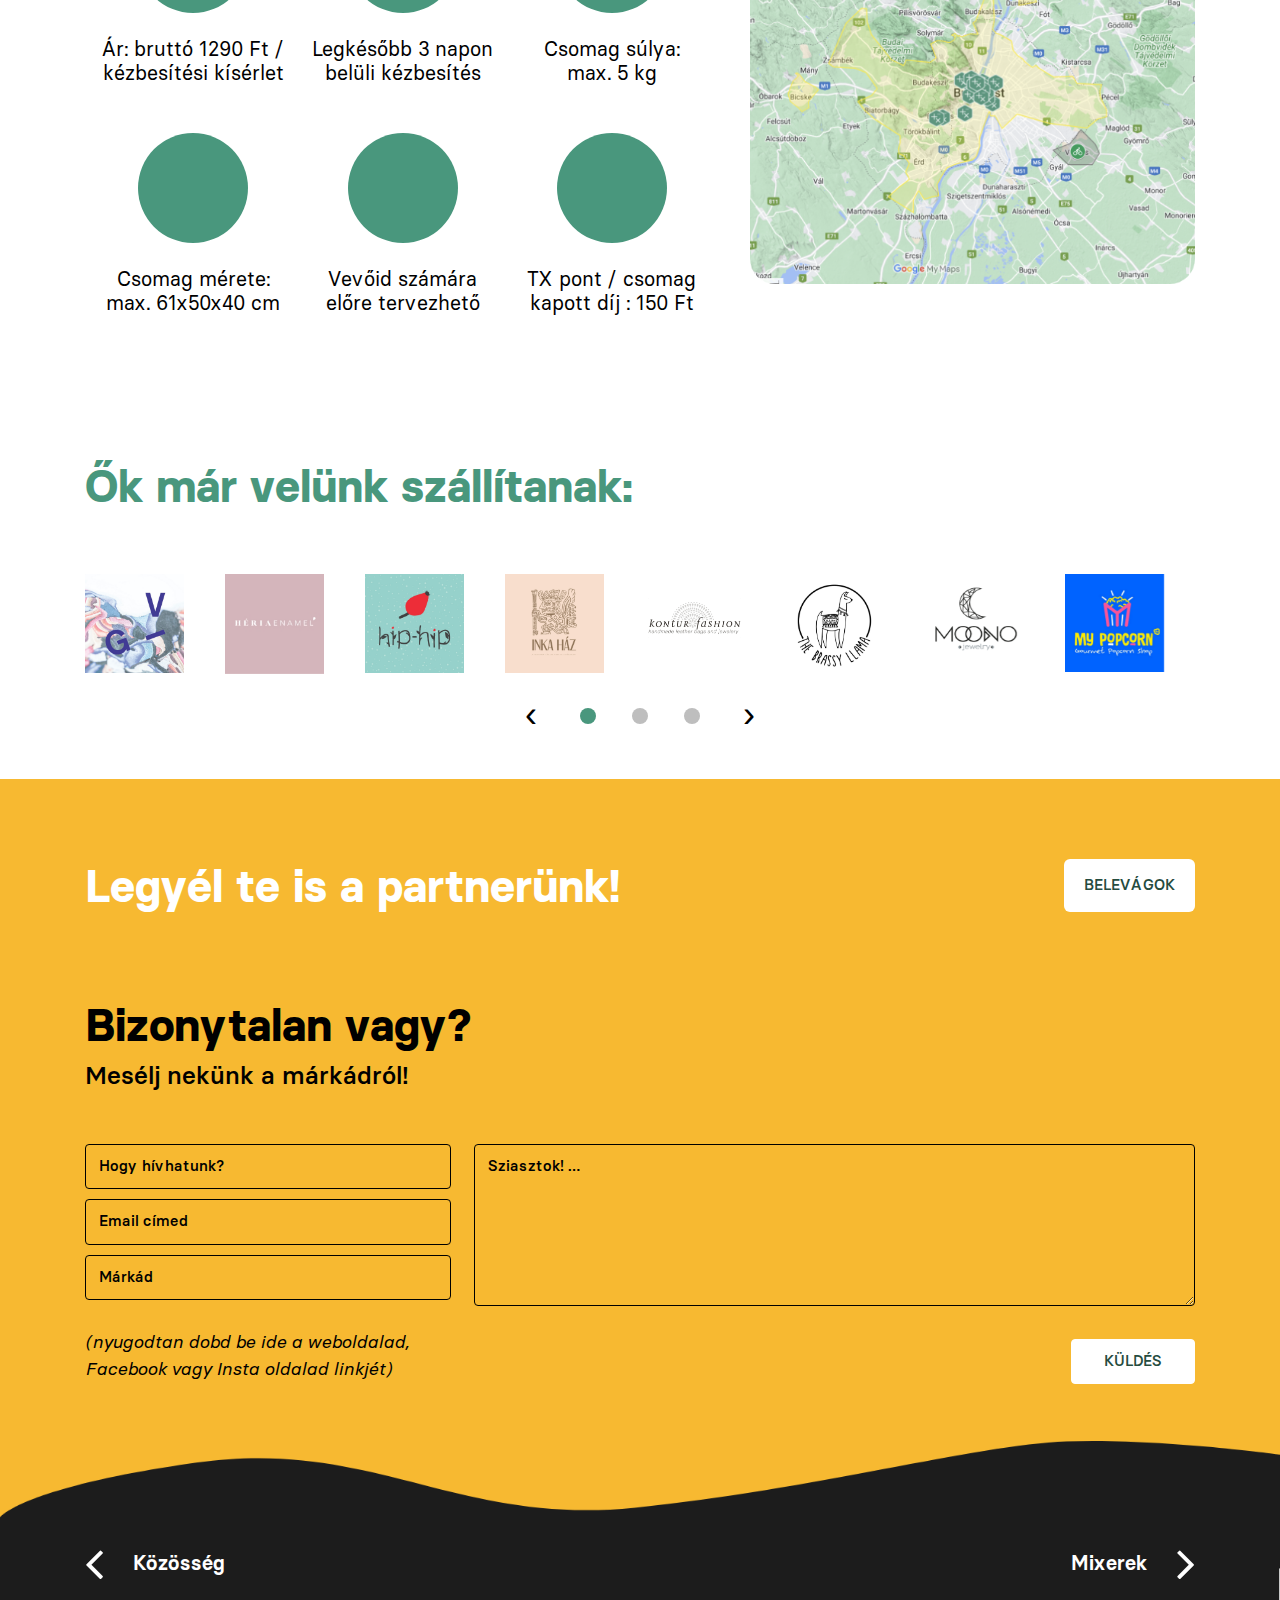
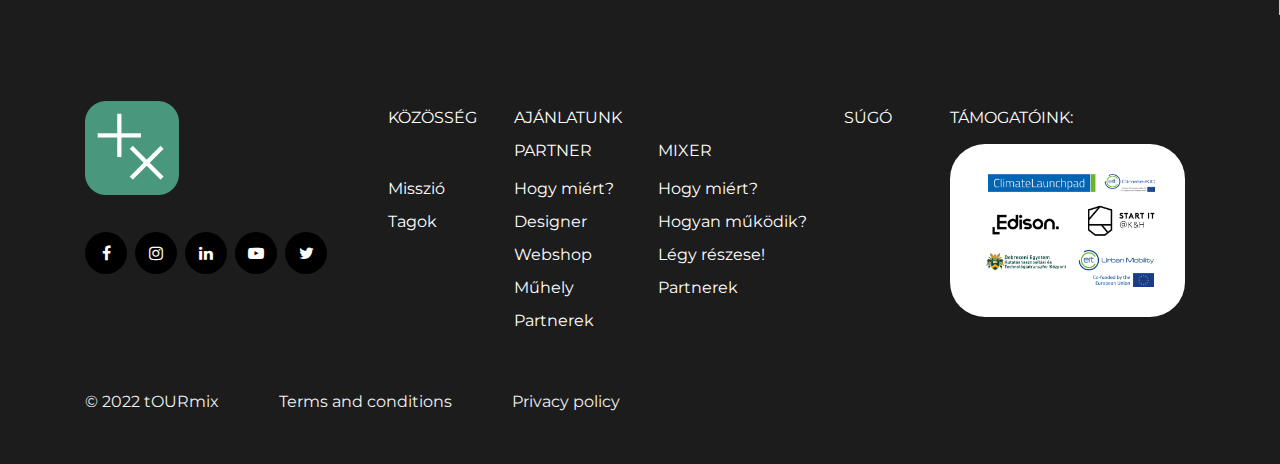
<file: partner.html>
<!DOCTYPE HTML>
<html class="no-js" lang="en-US">

<head>
    <meta charset="utf-8">
    <meta http-equiv="x-ua-compatible" content="ie=edge">
    <title>OurMix-partner</title>
    <meta name="description" content="">
    <meta name="viewport" content="width=device-width, initial-scale=1">
    <link rel="shortcut icon" type="image/x-icon" href="assets/images/favicon.ico" />

    <!-- Stylesheet -->
    <!-- Animate css -->
    <link rel="stylesheet" type="text/css" href="assets/css/animate.css" media="all" />
    <!-- Owl Carousel css -->
    <link rel="stylesheet" type="text/css" href="assets/css/owl.theme.default.min.css" media="all" />
    <link rel="stylesheet" type="text/css" href="assets/css/owl.carousel.min.css" media="all" />
    <!-- Google fonts  -->
    <link href="https://fonts.googleapis.com/css2?family=Montserrat:wght@300;400;500;600;700&display=swap"
        rel="stylesheet">
    <!-- Fontawesome CSS -->
    <link rel="stylesheet" href="assets/css/font-awesome.min.css">
    <!-- Bootstrap CSS -->
    <link rel="stylesheet" href="assets/css/bootstrap.min.css">
    <!-- normalize -->
    <link rel="stylesheet" href="assets/css/normalize.css">
    <!-- nice select  -->
    <link rel="stylesheet" href="assets/css/nice-select.css">
    <link rel="stylesheet" href="assets/font/fonts.css">
    <!-- Main Stylesheet -->
    <link rel="stylesheet" href="assets/css/style.css">
    <!-- responsive -->
    <link rel="stylesheet" href="assets/css/responsive.css">
</head>

<body>
    <!--[if lte IE 9]>
            <p class="browserupgrade">You are using an <strong>outdated</strong> browser. Please <a href="https://browsehappy.com/">upgrade your browser</a> to improve your experience and security.</p>
        <![endif]-->

    <!-- header design  -->
    <header class="header_design d_header fixed-top  partnar_header">
        <div class="container">
            <div class="row">
                <div class="col-xl-12">
                    <div class="full_header">
                        <!-- left -->
                        <div class="header_left">
                            <div class="logo">
                                <a href="index.html"><img src="assets/images/home/logo.png" alt="logo img"></a>
                            </div>
                            <div class="menu">
                                <ul>
                                    <li><a href="plus_cross.html">Közösség</a></li>
                                    <li><a href="#">Ajánlatunk</a> 
                                        <ul>
                                            <li><a href="partner.html">Partner</a></li>
                                            <li><a href="mixer.html">Mixer</a></li>
                                        </ul>
                                    </li>
                                    <li><a href="#">Súgó</a></li>
                                </ul>
                            </div>
                        </div>

                        <!-- right  -->
                        <div class="header_right">
                            <div class="language_select">
                                <select>
                                    <option value="">HU</option>
                                    <option value="">EN</option>
                                </select>
                            </div>
                            <div class="button">
                                <a href="signup_signin.html">LÉPJ BE!</a>
                            </div>
                            <div class="humberger">
                                <div class="menu btn15" data-menu="15">
                                    <div class="icon"></div>
                                  </div>
                            </div>

                        </div>
                    </div>
                </div>
            </div>
        </div>
    </header>
    <!-- End Header design  -->


    <!-- hero bannar   -->
    <div class="default_hero_bannar">
        <div class="container">
            <div class="row">
                <div class="col-lg-7">
                    <div class="default_left_con">
                        <div class="d_top_heading">
                            <h1>Partnereknek</h1>
                            <p>Regisztrált tOURmix felhasználó, aki csomagját egyedi és fenntartható úton juttatatja el
                                a címzetthez.</p>
                        </div>
                        <div class="d_top_middle">
                            <div class="d_single">
                                <a href="#designer">
                                    <div class="d_icon">

                                    </div>
                                    <h4>Designer</h4>
                                </a>
                            </div>
                            <div class="d_single">
                                <a href="#bolt">
                                    <div class="d_icon">

                                    </div>
                                    <h4>BOLT</h4>
                                </a>
                            </div>
                            <div class="d_single">
                                <a href="#mu">
                                    <div class="d_icon">

                                    </div>
                                    <h4>MŰHELY</h4>
                                </a>
                            </div>
                        </div>
                        <div class="d_bottom_link">
                            <a href="signup_signin.html">BELEVÁGOK!</a>
                            <a href="#neked">Ajánlat</a>
                        </div>
                    </div>
                </div>

                <div class="col-lg-5">
                    <div class="default_right_con">
                        <div class="d_top_heading">
                            <h1>Hogy miért?</h1>
                        </div>
                        <div class="d_right_middle">
                            <div class="single_r_middle">
                                <div class="d_right_icon">
                                </div>
                                <div class="d_right_con">
                                    <h3>Mert PRAKTIKUS</h3>
                                    <p>Rendszerünk könnyen alkalmazkodik a vásárlóid és a Te igényeidhez is</p>
                                </div>
                            </div>
                            <div class="single_r_middle">
                                <div class="d_right_icon">
                                </div>
                                <div class="d_right_con">
                                    <h3>Mert MEGBÍZHATÓ</h3>
                                    <p>Biztosított csomagjaidat gondos kezek közt szállítjuk ki</p>
                                </div>
                            </div>
                            <div class="single_r_middle">
                                <div class="d_right_icon">
                                </div>
                                <div class="d_right_con">
                                    <h3>Mert FENNTARTHATÓ</h3>
                                    <p>Állítsd át fenntarthatóvá vállalkozásod működését</p>
                                </div>
                            </div>
                        </div>
                    </div>
                </div>
            </div>
        </div>
        <div class="position">
            <img src="assets/images/fore-logo/p.png" alt="">
        </div>
    </div>
    <!-- End Hero bannar  -->
    <!-- Feature area   -->
    <div class="default_feature" id="designer">
        <div class="container">
            <div class="row">
                <div class="col-lg-7">
                    <div class="d_feature_left">
                        <div class="d_top_heading">
                            <h1>Designer vagy?</h1>
                            <p><b>Tárgyakat készítesz?</b></p>
                        </div>
                        <div class="d_right_middle">
                            <div class="single_r_middle">
                                <div class="d_right_icon">
                                </div>
                                <div class="d_right_con">
                                    <p>Az Instagramon már elindítottad a márkád, de a szállítással még hadilábon állsz?
                                        Szeretnéd egyszerűen megoldani, hogy célba érjenek a termékeid? Vagy szerződtél
                                        már futárcéggel, de szívesen váltanál egy fenntarthatóbbra? Azt gondolod, túl
                                        kevés a csomagod, és a csomagszállító vállalatok szóba se állnának Veled?</p>
                                </div>
                            </div>
                            <div class="single_r_middle">
                                <div class="d_right_icon">
                                </div>
                                <div class="d_right_con">
                                    <p>Velünk minden sokkal könnyebb! Nálunk nincs minimális csomagszám. Nem kell
                                        megfogadnod semmit, s aztán rettegned, hogy mégsem jön össze a megsaccolt
                                        mennyiségű csomag. </p>
                                </div>
                            </div>
                            <div class="single_r_middle">
                                <div class="d_right_icon">
                                </div>
                                <div class="d_right_con">
                                    <p>Mesélj nekünk a márkádról. Mondd el, mi lenne Számodra az ideális, ha
                                        csomagszállításról van szó. Mi alkalmazkodunk. Mert mi a „kicsikben” is hiszünk
                                        (hiszen még mi is azok vagyunk).</p>
                                </div>
                            </div>
                        </div>
                    </div>
                </div>
                <div class="col-lg-5">
                    <div class="d_feratue_img">
                        <img src="assets/images/fore-logo/img1.png" alt="">
                    </div>
                </div>
            </div>
        </div>
    </div>
    <div class="default_feature" id="bolt" style="background-color:#FFF;">
        <div class="container">
            <div class="row">
                <div class="col-lg-7">
                    <div class="d_feature_left">
                        <div class="d_top_heading">
                            <h1>(Web)shopot vezetsz?</h1>
                            <p><b>Sok terméked van?</b></p>
                        </div>
                        <div class="d_right_middle">
                            <div class="single_r_middle">
                                <div class="d_right_icon">
                                </div>
                                <div class="d_right_con">
                                    <p>Vásárolóid gyakorta választják a személyes bolti átvételt? Sokan rendelnek Tőled
                                        Budapestről vagy az agglomerációból? Szívesen váltanál fenntartható és zöld
                                        szállításra? Van néhány terméked, amit speciális törődést igényel a szállítás
                                        során (például törékeny vagy különleges méretű)?</p>
                                </div>
                            </div>
                            <div class="single_r_middle">
                                <div class="d_right_icon">
                                </div>
                                <div class="d_right_con">
                                    <p>Velünk egyszerű dolgod lesz! Rajtunk sok csomag sem fog ki, és a specifikus
                                        termékekre is maximálisan figyelünk, és még a plusz csomagolás miatt sem kell
                                        aggódnod. </p>
                                </div>
                            </div>
                            <div class="single_r_middle">
                                <div class="d_right_icon">
                                </div>
                                <div class="d_right_con">
                                    <p>Mutasd be nekünk a boltodat. Mesélj a termékeidről, a missziódról. Pontosan
                                        tudjuk, milyen sokat jelent az emberek számára a fenntartható és tudatos
                                        vásárlás – erre az útra Te is könnyedén ráléphetsz. Mi segítünk benne. És a
                                        vásárlóid is értékelni fogják.</p>
                                </div>
                            </div>
                        </div>
                    </div>
                </div>
                <div class="col-lg-5">
                    <div class="d_feratue_img">
                        <img src="assets/images/fore-logo/img2.png" alt="">
                    </div>
                </div>
            </div>
        </div>
    </div>

    <div class="default_feature" id="mu">
        <div class="container">
            <div class="row">
                <div class="col-lg-7">
                    <div class="d_feature_left">
                        <div class="d_top_heading">
                            <h1>Saját műhelyed van?</h1>
                            <p><b>Kerámiát vagy printet készítesz?</b></p>
                        </div>
                        <div class="d_right_middle">
                            <div class="single_r_middle">
                                <div class="d_right_icon">
                                </div>
                                <div class="d_right_con">
                                    <p>Sok időt töltesz a műhelyben?
                                        Nincs időd a csomagautomatához sem kiszaladni?
                                        Nem is kell!
                                        Egyeztetjük, hogy Neked mikor a legkényelmesebb. A futárunk beugrik, és már
                                        folytathatod is a munkát!
                                    </p>
                                </div>
                            </div>
                            <div class="single_r_middle">
                                <div class="d_right_icon">
                                </div>
                                <div class="d_right_con">
                                    <p>Tudjuk, vannak olyan tárgyak, amelyek speciális odafigyelést igényelnek. Ilyen
                                        például egy törékeny kerámia bögre vagy egy nagyobb méretű grafika – ezek
                                        szállítása általában körülményes.
                                        De nem nálunk!
                                    </p>
                                </div>
                            </div>
                            <div class="single_r_middle">
                                <div class="d_right_icon">
                                </div>
                                <div class="d_right_con">
                                    <p>
                                        Ahogy Te is nagy gondossággal és odafigyeléssel készíted el a tárgyad, úgy mi is
                                        maximálisan vigyázunk rá. És még csak extra köröket sem kell futnod: a plakátot
                                        csak egy okmányhengerbe kell beraknod, a kerámia dobozára nem kell extra
                                        betűkkel felírnod, hogy „törékeny!”. Nálunk nincs központi raktár, nem dobáljuk
                                        fel futószalagra a csomagokat – miXereink kezében biztonságban lesz bármi, ami
                                        speciális.
                                    </p>
                                </div>
                            </div>
                        </div>
                    </div>
                </div>
                <div class="col-lg-5">
                    <div class="d_feratue_img">
                        <img src="assets/images/fore-logo/img3.png" alt="">
                    </div>
                </div>
            </div>
        </div>
    </div>
    <!-- End Feature  -->

    <!-- Necked area design  -->
    <div class="necked_area_design" id="neked">
        <div class="container">
            <div class="row">
                <div class="col-lg-12">
                    <div class="necked_all_content">
                        <div class="d_top_heading">
                            <h1>Ajánlatunk neked</h1>
                            <a href="#">JELENLEGI SZOLGÁLTATÁSI TERÜLET</a>
                        </div>
                    </div>
                </div>

                <div class="col-lg-7">
                    <div class="necked_left_all">
                        <!-- single  -->
                        <div class="necked_single">
                            <div class="neck_iocn">

                            </div>
                            <h4>Ár: bruttó 1290 Ft / kézbesítési kísérlet</h4>
                        </div>
                        <!-- single  -->
                        <div class="necked_single">
                            <div class="neck_iocn">

                            </div>
                            <h4>Legkésőbb 3 napon belüli kézbesítés</h4>
                        </div>
                        <!-- single  -->
                        <div class="necked_single">
                            <div class="neck_iocn">

                            </div>
                            <h4>Csomag súlya: max. 5 kg</h4>
                        </div>
                        <!-- single  -->
                        <div class="necked_single">
                            <div class="neck_iocn">

                            </div>
                            <h4>Csomag mérete: max. 61x50x40 cm</h4>
                        </div>
                        <!-- single  -->
                        <div class="necked_single">
                            <div class="neck_iocn">

                            </div>
                            <h4>Vevőid számára előre tervezhető</h4>
                        </div>
                        <!-- single  -->
                        <div class="necked_single">
                            <div class="neck_iocn">

                            </div>
                            <h4>TX pont / csomag kapott díj : 150 Ft
                            </h4>
                        </div>
                    </div>
                </div>
                <div class="col-lg-5">
                    <div class="map_img">
                        <img src="assets/images/fore-logo/map.png" alt="">
                    </div>
                </div>
            </div>
        </div>
    </div>
    <!-- End Necked area design  -->



    <!-- All partner area design  -->
    <div class="all_partner_area all_partner_area2">
        <div class="container">
            <div class="row">
                <div class="col-xl-12">
                    <div class="section_header">
                        <h1>Ők már velünk szállítanak:</h1>
                    </div>

                    <div class="partnar_slider owl-carousel owl-theme">
                        <a href="#"><img src="assets/images/fore-logo/1.png" alt=""></a>
                        <a href="#"><img src="assets/images/fore-logo/2.png" alt=""></a>
                        <a href="#"><img src="assets/images/fore-logo/3.png" alt=""></a>
                        <a href="#"><img src="assets/images/fore-logo/4.png" alt=""></a>
                        <a href="#"><img src="assets/images/fore-logo/5.png" alt=""></a>
                        <a href="#"><img src="assets/images/fore-logo/6.png" alt=""></a>
                        <a href="#"><img src="assets/images/fore-logo/7.png" alt=""></a>
                        <a href="#"><img src="assets/images/fore-logo/8.png" alt=""></a>
                        <a href="#"><img src="assets/images/fore-logo/9.png" alt=""></a>
                        <a href="#"><img src="assets/images/fore-logo/10.png" alt=""></a>
                        <a href="#"><img src="assets/images/fore-logo/6.png" alt=""></a>
                        <a href="#"><img src="assets/images/fore-logo/7.png" alt=""></a>
                        <a href="#"><img src="assets/images/fore-logo/8.png" alt=""></a>
                        <a href="#"><img src="assets/images/fore-logo/9.png" alt=""></a>
                        <a href="#"><img src="assets/images/fore-logo/10.png" alt=""></a>
                        <a href="#"><img src="assets/images/fore-logo/6.png" alt=""></a>
                        <a href="#"><img src="assets/images/fore-logo/7.png" alt=""></a>
                        <a href="#"><img src="assets/images/fore-logo/8.png" alt=""></a>
                        <a href="#"><img src="assets/images/fore-logo/9.png" alt=""></a>
                        <a href="#"><img src="assets/images/fore-logo/10.png" alt=""></a>
                    </div>
                </div>
            </div>
        </div>
    </div>
    <!-- End all partnar area design  -->

    <!-- Contact area design  -->
    <div class="contact_area_design contact_area_design2" style="background:#F7B931 ;">
        <div class="container">
            <div class="row">
                <di class="col-xl-12">
                    <div class="section_header section_header5">
                        <h1>Legyél te is a partnerünk!</h1>
                        <a href="#">BELEVÁGOK</a>
                    </div>
                </di>
                <div class="col-lg-12">
                    <div class="all_contact">
                        <div class="section_header section_header_d" style="display:block ;">
                            <h1 style="color:#000; margin-bottom: 5px;">Bizonytalan vagy?</h1>
                            <p style="color:#000 ;">Mesélj nekünk a márkádról!</p>
                        </div>
                        <form action="#">
                            <div class="all_form all_form2">

                                <div class="single_form_group single_form_group1">
                                    <div class="input_g">
                                        <div class="single_form">
                                            <input type="text" placeholder="Hogy hívhatunk?">
                                        </div>
                                        <div class="single_form">
                                            <input type="email" placeholder="Email címed">
                                        </div>
                                        <div class="single_form">
                                            <input type="text" placeholder="Márkád">
                                        </div>
                                    </div>

                                </div>
                                <div class="single_form_group single_form_group2">
                                    <div class="single_form">
                                        <textarea placeholder="Sziasztok! …"></textarea>
                                    </div>

                                </div>
                                <div class="single_group_form11">
                                    <div class="single_form">
                                        <p>(nyugodtan dobd be ide a weboldalad, Facebook vagy Insta oldalad linkjét)</p>
                                        
                                    </div>
                                    <div class="single_form">
                                        <input type="submit" value="KÜLDÉS">
                                    </div>
                                </div>
                            </div>
                        </form>
                    </div>
                </div>

            </div>
        </div>
    </div>
    <!-- End Contact area design  -->

    <!-- Pages next prev area  -->
    <div class="pages_next_prev_area">
        <div class="container">
            <div class="row">
                <div class="col-xl-12">
                    <div class="pages_link_all">
                        <a href="plus_cross.html"><i class="fa fa-angle-left"></i>Közösség</a>
                        <a href="mixer.html">Mixerek <i class="fa fa-angle-right"></i></a>
                    </div>
                </div>
            </div>
        </div>
    </div>
    <!-- End pages next prev area  -->

    <!-- Footer area dsign  -->
    <div class="footer_area_design">
        <div class="container">
            <div class="row">
                <div class="col-lg-3">
                    <div class="footer_logo">
                        <div class="f_logo">
                            <a href="#"><img src="assets/images/fore-logo/f_logo.png" alt=""></a>
                        </div>
                        <div class="footer_link">
                            <ul>
                                <li><a href="#"><i class="fa fa-facebook"></i></a></li>
                                <li><a href="#"><i class="fa fa-instagram"></i></a></li>
                                <li><a href="#"><i class="fa fa-linkedin"></i></a></li>
                                <li><a href="#"><i class="fa fa-youtube-play"></i></a></li>
                                <li><a href="#"><i class="fa fa-twitter"></i></a></li>
                            </ul>
                        </div>
                    </div>
                </div>
                <div class="col-lg-6">
                    <div class="footer_menu_all">
                        <!-- single  -->
                        <div class="footer_single_link">
                            <h3>KÖZÖSSÉG</h3>
                            <ul>
                                <li><a href="#">Misszió</a></li>
                                <li><a href="#">Tagok</a></li>
                            </ul>
                        </div>
                        <!-- single  -->
                        <div class="footer_single_link">
                            <h3>AJÁNLATUNK <br> PARTNER</h3>
                            <ul>

                                <li><a href="#">Hogy miért?</a></li>
                                <li><a href="#">Designer</a></li>
                                <li><a href="#">Webshop</a></li>
                                <li><a href="#">Műhely</a></li>
                                <li><a href="#">Partnerek</a></li>

                            </ul>
                        </div>
                        <!-- single  -->
                        <div class="footer_single_link">
                            <h3> <br> MIXER</h3>
                            <ul>
                                <li><a href="#">Hogy miért?</a></li>
                                <li><a href="#">Hogyan
                                        működik?</a></li>
                                <li><a href="#">Légy részese!</a></li>
                                <li><a href="#">Partnerek</a></li>
                            </ul>
                        </div>
                        <!-- single  -->
                        <div class="footer_single_link">
                            <h3>SÚGÓ</h3>

                        </div>
                    </div>
                </div>
                <div class="col-lg-3">
                    <div class="footer_right">
                        <div class="footer_single_link">
                            <h3>TÁMOGATÓINK:</h3>
                            <div class="footer_partnar">
                                <img src="assets/images/fore-logo/group.png" alt="">
                            </div>
                        </div>
                    </div>
                </div>

                <div class="col-xl-12">
                    <div class="copyright">
                        <ul>
                            <li><a href="#">© 2022 tOURmix</a></li>
                            <li><a href="#">Terms and conditions</a></li>
                            <li><a href="#">Privacy policy</a></li>
                        </ul>
                    </div>
                </div>
            </div>
        </div>
    </div>
    <!-- End Footer area design  -->




    <!-- Js Files -->
    <!-- modernizr -->
    <script src="assets/js/vendor/modernizr-3.5.0.min.js"></script>
    <!-- jQuery -->
    <script src="assets/js/vendor/jquery-3.2.1.min.js"></script>
    <!-- Bootstrap Popper -->
    <script src="assets/js/popper.js"></script>
    <!-- Bootstrap -->
    <script src="assets/js/bootstrap.min.js"></script>
    <!-- Owl Carousel JS -->
    <script src="assets/js/owl.carousel.min.js"></script>
    <!-- nice-select  -->
    <script src="assets/js/jquery.nice-select.js"></script>
    <!-- Custom Scripts -->
    <script src="assets/js/main.js"></script>

</body>

</html>
</file>
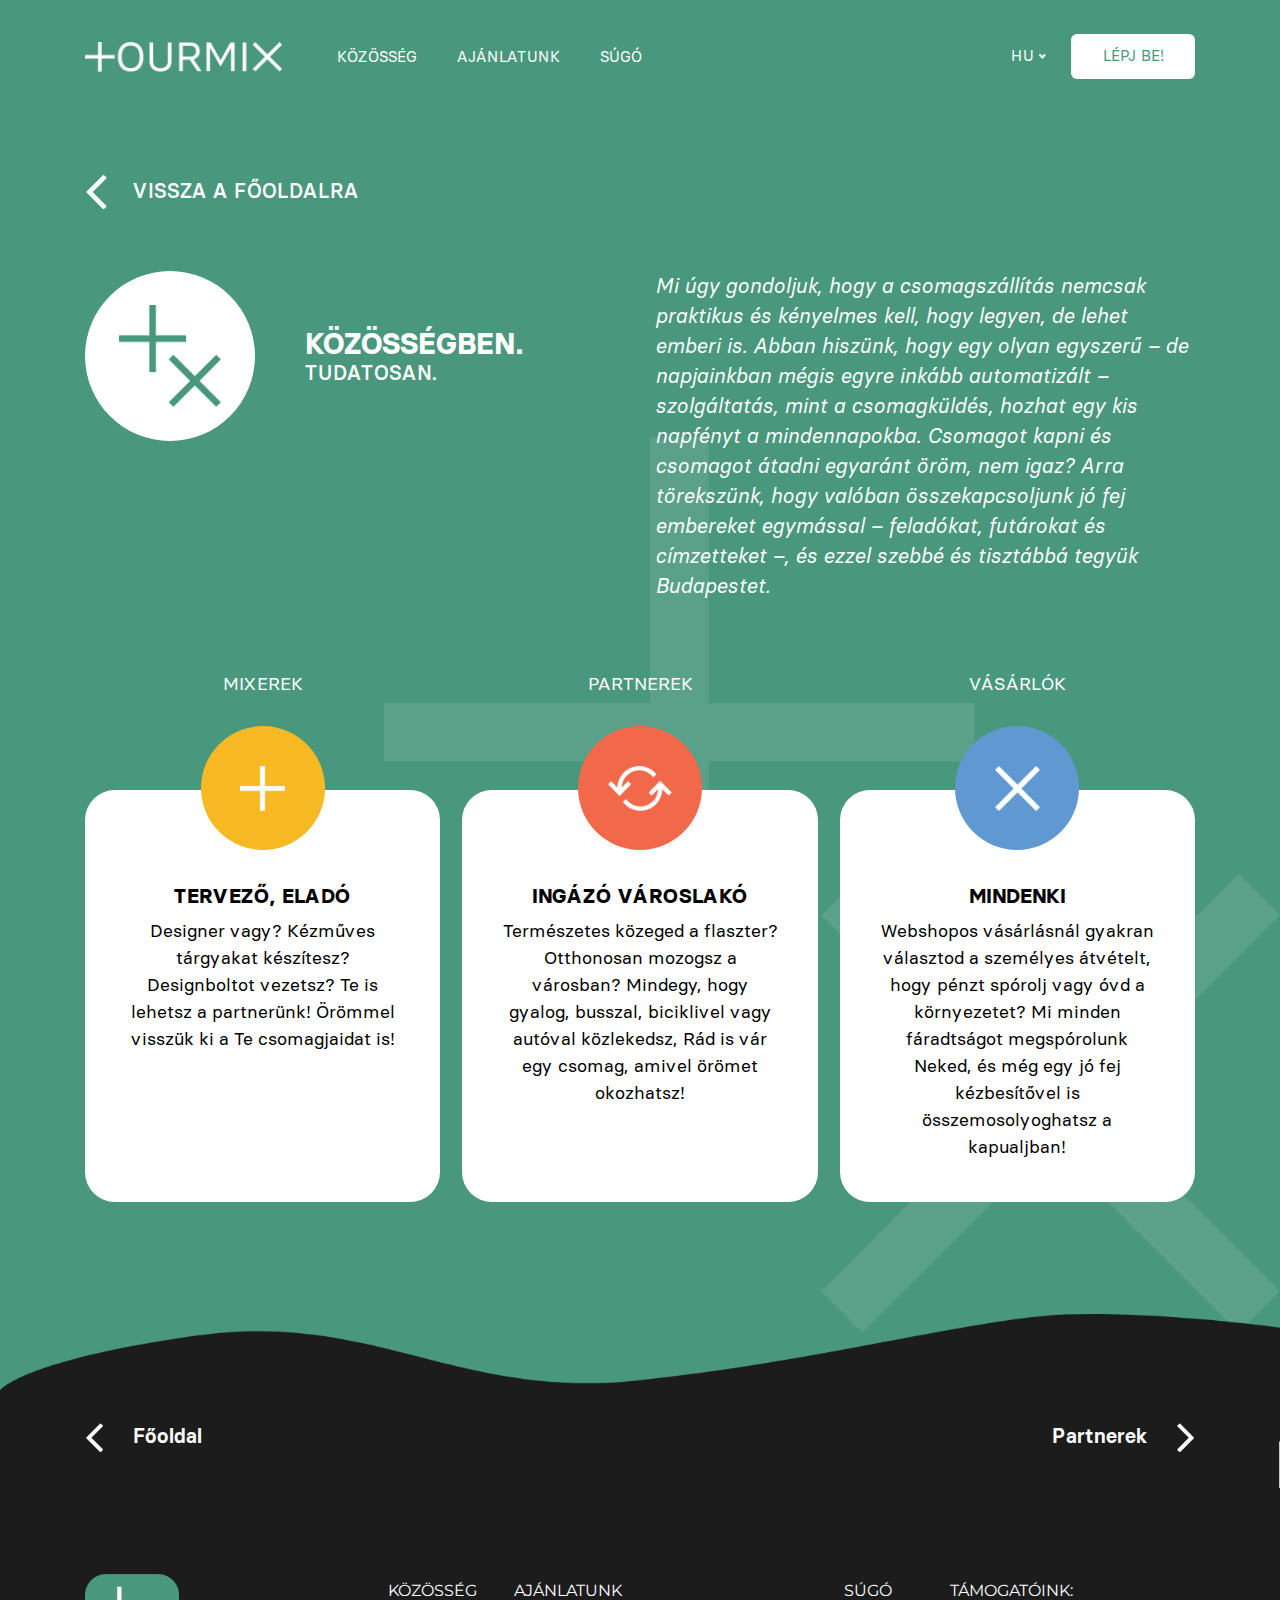
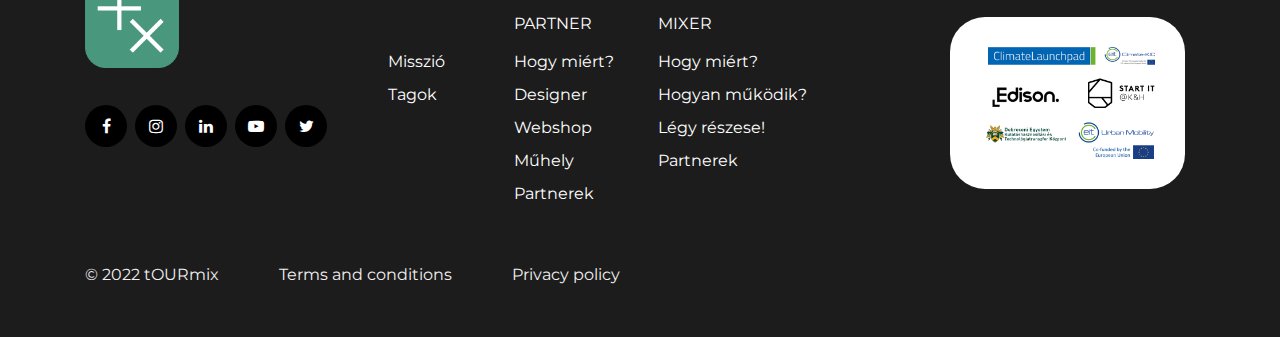
<file: plus_cross.html>
<!DOCTYPE HTML>
<html class="no-js" lang="en-US">

<head>
    <meta charset="utf-8">
    <meta http-equiv="x-ua-compatible" content="ie=edge">
    <title>OurMix-Plus</title>
    <meta name="description" content="">
    <meta name="viewport" content="width=device-width, initial-scale=1">
    <link rel="shortcut icon" type="image/x-icon" href="assets/images/favicon.ico" />

    <!-- Stylesheet -->
    <!-- Animate css -->
    <link rel="stylesheet" type="text/css" href="assets/css/animate.css" media="all" />
    <!-- Owl Carousel css -->
    <link rel="stylesheet" type="text/css" href="assets/css/owl.theme.default.min.css" media="all" />
    <link rel="stylesheet" type="text/css" href="assets/css/owl.carousel.min.css" media="all" />
    <!-- Google fonts  -->
    <link href="https://fonts.googleapis.com/css2?family=Montserrat:wght@300;400;500;600;700&display=swap"
        rel="stylesheet">
    <!-- Fontawesome CSS -->
    <link rel="stylesheet" href="assets/css/font-awesome.min.css">
    <!-- Bootstrap CSS -->
    <link rel="stylesheet" href="assets/css/bootstrap.min.css">
    <!-- normalize -->
    <link rel="stylesheet" href="assets/css/normalize.css">
    <!-- nice select  -->
    <link rel="stylesheet" href="assets/css/nice-select.css">
    <link rel="stylesheet" href="assets/font/fonts.css">
    <!-- Main Stylesheet -->
    <link rel="stylesheet" href="assets/css/style.css">
    <!-- responsive -->
    <link rel="stylesheet" href="assets/css/responsive.css">
</head>

<body>
    <!--[if lte IE 9]>
            <p class="browserupgrade">You are using an <strong>outdated</strong> browser. Please <a href="https://browsehappy.com/">upgrade your browser</a> to improve your experience and security.</p>
        <![endif]-->

    <!-- header design  -->
    <header class="header_design d_header fixed-top plus_header">
        <div class="container">
            <div class="row">
                <div class="col-xl-12">
                    <div class="full_header">
                        <!-- left -->
                        <div class="header_left">
                            <div class="logo">
                                <a href="index.html"><img src="assets/images/home/logo.png" alt="logo img"></a>
                            </div>
                            <div class="menu">
                                <ul>
                                    <li><a href="plus_cross.html">Közösség</a></li>
                                    <li><a href="#">Ajánlatunk</a> 
                                        <ul>
                                            <li><a href="partner.html">Partner</a></li>
                                            <li><a href="mixer.html">Mixer</a></li>
                                        </ul>
                                    </li>
                                    <li><a href="#">Súgó</a></li>
                                </ul>
                            </div>
                        </div>

                        <!-- right  -->
                        <div class="header_right">
                            <div class="language_select">
                                <select>
                                    <option value="">HU</option>
                                    <option value="">EN</option>
                                </select>
                            </div>
                            <div class="button">
                                <a href="signup_signin.html">LÉPJ BE!</a>
                            </div>
                            <div class="humberger">
                                <div class="menu btn15" data-menu="15">
                                    <div class="icon"></div>
                                  </div>
                            </div>

                        </div>
                    </div>
                </div>
            </div>
        </div>
    </header>
    <!-- End Header design  -->

    <!-- Hero_slider  -->

    <div class="package_area plus_area" style="background:#49977D">
        <div class="container">
            <div class="row">
                <div class="col-xl-12">
                    <div class="package_all_con">
                        <div class="pack_top">
                            <a href="index.html"><i class="fa fa-angle-left"></i>VISSZA A FŐOLDALRA</a>
                        </div>
                    </div>
                </div>
                <div class="col-lg-5">
                    <div class="package_bottom">
                        <div class="pack_cross plus">
                            <img src="assets/images/fore-logo/plus.png" alt="">
                        </div>
                        <div class="pack_content pack_content2">
                            <h2>Közösségben.</h2>
                            <h3>TUDATOSAN.</h3>
                        </div>
                    </div>
                </div>
                <div class="offset-lg-1 col-lg-6">
                    <div class="pack_con_p">
                        <p>Mi úgy gondoljuk, hogy a csomagszállítás nemcsak praktikus és kényelmes kell, hogy legyen, de
                            lehet emberi is. Abban hiszünk, hogy egy olyan egyszerű – de napjainkban mégis egyre inkább
                            automatizált – szolgáltatás, mint a csomagküldés, hozhat egy kis napfényt a mindennapokba.
                            Csomagot kapni és csomagot átadni egyaránt öröm, nem igaz? Arra törekszünk, hogy valóban
                            összekapcsoljunk jó fej embereket egymással – feladókat, futárokat és címzetteket –, és
                            ezzel szebbé és tisztábbá tegyük Budapestet.</p>
                    </div>
                </div>

                <div class="col-lg-12">
                    <div class="plus_minus_feature">
                        <div class="plus_single">
                            <p class="first_title">MIXEREK</p>
                            <div class="new">
                                <div class="plus_icon" style="background:#F7B923 ;">
                                    <img src="assets/images/home/plus.png" alt="">
                                </div>
                                <h4>Tervező, Eladó</h4>
                                <p>Designer vagy? Kézműves tárgyakat készítesz? Designboltot vezetsz? Te is lehetsz a
                                    partnerünk! Örömmel visszük ki a Te csomagjaidat is!</p>
                            </div>

                        </div>
                        <div class="plus_single">
                            <p class="first_title">PARTNEREK</p>
                            <div class="new">
                                <div class="plus_icon" style="background:#F2684B ;">
                                    <img src="assets/images/home/circle.png" alt="">
                                </div>
                                <h4>Ingázó városlakó</h4>
                                <p>Természetes közeged a flaszter? Otthonosan mozogsz a városban? Mindegy, hogy gyalog,
                                    busszal, biciklivel vagy autóval közlekedsz, Rád is vár egy csomag, amivel örömet
                                    okozhatsz!</p>
                            </div>

                        </div>
                        <div class="plus_single">
                            <p class="first_title">VÁSÁRLÓK</p>
                            <div class="new">
                                <div class="plus_icon" style="background:#6098D1">
                                    <img src="assets/images/home/cross.png" alt="">
                                </div>
                                <h4>MINDENKI</h4>
                                <p>Webshopos vásárlásnál gyakran választod a személyes átvételt, hogy pénzt spórolj vagy óvd
                                    a környezetet? Mi minden fáradtságot megspórolunk Neked, és még egy jó fej kézbesítővel
                                    is összemosolyoghatsz a kapualjban!</p>
                            </div>

                        </div>
                    </div>
                </div>
            </div>
        </div>
        <div class="position position11">
            <img src="assets/images/fore-logo/plus1.png" alt="">
        </div>
    </div>


 <!-- Pages next prev area  -->
 <div class="pages_next_prev_area">
    <div class="container">
        <div class="row">
            <div class="col-xl-12">
                <div class="pages_link_all">
                    <a href="index.html"><i class="fa fa-angle-left"></i>Főoldal</a>
                    <a href="partner.html">Partnerek <i class="fa fa-angle-right"></i></a>
                </div>
            </div>
        </div>
    </div>
</div>
<!-- End pages next prev area  -->

    <!-- Footer area dsign  -->
    <div class="footer_area_design">
        <div class="container">
            <div class="row">
                <div class="col-lg-3">
                    <div class="footer_logo">
                        <div class="f_logo">
                            <a href="#"><img src="assets/images/fore-logo/f_logo.png" alt=""></a>
                        </div>
                        <div class="footer_link">
                            <ul>
                                <li><a href="#"><i class="fa fa-facebook"></i></a></li>
                                <li><a href="#"><i class="fa fa-instagram"></i></a></li>
                                <li><a href="#"><i class="fa fa-linkedin"></i></a></li>
                                <li><a href="#"><i class="fa fa-youtube-play"></i></a></li>
                                <li><a href="#"><i class="fa fa-twitter"></i></a></li>
                            </ul>
                        </div>
                    </div>
                </div>
                <div class="col-lg-6">
                    <div class="footer_menu_all">
                        <!-- single  -->
                        <div class="footer_single_link">
                            <h3>KÖZÖSSÉG</h3>
                            <ul>
                                <li><a href="#">Misszió</a></li>
                                <li><a href="#">Tagok</a></li>
                            </ul>
                        </div>
                        <!-- single  -->
                        <div class="footer_single_link">
                            <h3>AJÁNLATUNK <br> PARTNER</h3>
                            <ul>

                                <li><a href="#">Hogy miért?</a></li>
                                <li><a href="#">Designer</a></li>
                                <li><a href="#">Webshop</a></li>
                                <li><a href="#">Műhely</a></li>
                                <li><a href="#">Partnerek</a></li>

                            </ul>
                        </div>
                        <!-- single  -->
                        <div class="footer_single_link">
                            <h3> <br> MIXER</h3>
                            <ul>
                                <li><a href="#">Hogy miért?</a></li>
                                <li><a href="#">Hogyan
                                        működik?</a></li>
                                <li><a href="#">Légy részese!</a></li>
                                <li><a href="#">Partnerek</a></li>
                            </ul>
                        </div>
                        <!-- single  -->
                        <div class="footer_single_link">
                            <h3>SÚGÓ</h3>

                        </div>
                    </div>
                </div>
                <div class="col-lg-3">
                    <div class="footer_right">
                        <div class="footer_single_link">
                            <h3>TÁMOGATÓINK:</h3>
                            <div class="footer_partnar">
                                <img src="assets/images/fore-logo/group.png" alt="">
                            </div>
                        </div>
                    </div>
                </div>

                <div class="col-xl-12">
                    <div class="copyright">
                        <ul>
                            <li><a href="#">© 2022 tOURmix</a></li>
                            <li><a href="#">Terms and conditions</a></li>
                            <li><a href="#">Privacy policy</a></li>
                        </ul>
                    </div>
                </div>
            </div>
        </div>
    </div>
    <!-- End Footer area design  -->




    <!-- Js Files -->
    <!-- modernizr -->
    <script src="assets/js/vendor/modernizr-3.5.0.min.js"></script>
    <!-- jQuery -->
    <script src="assets/js/vendor/jquery-3.2.1.min.js"></script>
    <!-- Bootstrap Popper -->
    <script src="assets/js/popper.js"></script>
    <!-- Bootstrap -->
    <script src="assets/js/bootstrap.min.js"></script>
    <!-- Owl Carousel JS -->
    <script src="assets/js/owl.carousel.min.js"></script>
    <!-- nice-select  -->
    <script src="assets/js/jquery.nice-select.js"></script>
    <!-- Custom Scripts -->
    <script src="assets/js/main.js"></script>

</body>

</html>
</file>
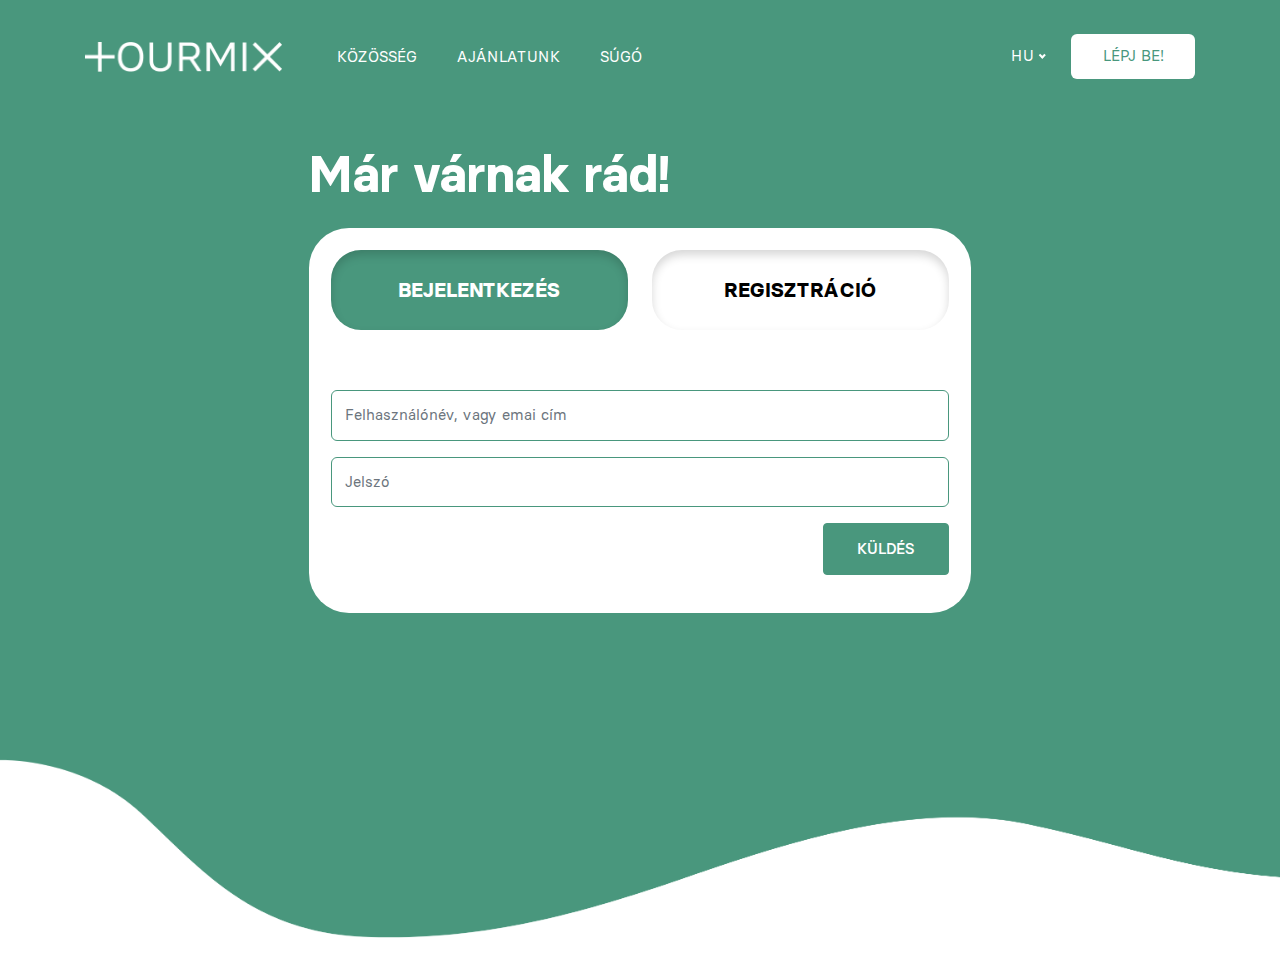
<file: signup_signin.html>
<!DOCTYPE HTML>
<html class="no-js" lang="en-US">

<head>
    <meta charset="utf-8">
    <meta http-equiv="x-ua-compatible" content="ie=edge">
    <title>OurMix-home</title>
    <meta name="description" content="">
    <meta name="viewport" content="width=device-width, initial-scale=1">
    <link rel="shortcut icon" type="image/x-icon" href="assets/images/favicon.ico" />

    <!-- Stylesheet -->
    <!-- Animate css -->
    <link rel="stylesheet" type="text/css" href="assets/css/animate.css" media="all" />
    <!-- Owl Carousel css -->
    <link rel="stylesheet" type="text/css" href="assets/css/owl.theme.default.min.css" media="all" />
    <link rel="stylesheet" type="text/css" href="assets/css/owl.carousel.min.css" media="all" />
    <!-- Google fonts  -->
    <link href="https://fonts.googleapis.com/css2?family=Montserrat:wght@300;400;500;600;700&display=swap"
        rel="stylesheet">
    <!-- Fontawesome CSS -->
    <link rel="stylesheet" href="assets/css/font-awesome.min.css">
    <!-- Bootstrap CSS -->
    <link rel="stylesheet" href="assets/css/bootstrap.min.css">
    <!-- normalize -->
    <link rel="stylesheet" href="assets/css/normalize.css">
    <!-- nice select  -->
    <link rel="stylesheet" href="assets/css/nice-select.css">
    <link rel="stylesheet" href="assets/font/fonts.css">
    <!-- Main Stylesheet -->
    <link rel="stylesheet" href="assets/css/style.css">
    <!-- responsive -->
    <link rel="stylesheet" href="assets/css/responsive.css">
</head>

<body>
    <!--[if lte IE 9]>
            <p class="browserupgrade">You are using an <strong>outdated</strong> browser. Please <a href="https://browsehappy.com/">upgrade your browser</a> to improve your experience and security.</p>
        <![endif]-->

    <!-- header design  -->
    <header class="header_design signup_header plus_header">
        <div class="container">
            <div class="row">
                <div class="col-xl-12">
                    <div class="full_header">
                        <!-- left -->
                        <div class="header_left">
                            <div class="logo">
                                <a href="index.html"><img src="assets/images/home/logo.png" alt="logo img"></a>
                            </div>
                            <div class="menu">
                                <ul>
                                    <li><a href="plus_cross.html">Közösség</a></li>
                                    <li><a href="#">Ajánlatunk</a> 
                                        <ul>
                                            <li><a href="partner.html">Partner</a></li>
                                            <li><a href="mixer.html">Mixer</a></li>
                                        </ul>
                                    </li>
                                    <li><a href="#">Súgó</a></li>
                                </ul>
                            </div>
                        </div>

                        <!-- right  -->
                        <div class="header_right">
                            <div class="language_select">
                                <select>
                                    <option value="">HU</option>
                                    <option value="">EN</option>
                                </select>
                            </div>
                            <div class="button">
                                <a href="signup_signin.html">LÉPJ BE!</a>
                            </div>
                            <div class="humberger">
                                <div class="menu btn15" data-menu="15">
                                    <div class="icon"></div>
                                  </div>
                            </div>

                        </div>
                    </div>
                </div>
            </div>
        </div>
    </header>
    <!-- End Header design  -->


    <!-- Sign up or sign in area   -->
    <div class="sign_in_section">
        <div class="container">
            <div class="row">
                <div class="col-xl-12">
                    <div class="signinfull_area">
                        <div class="title">
                            <h1>Már várnak rád!</h1>
                        </div>
                        <div class="sign_in_form">
                            <ul class="nav nav-pills nav-fill mb-1" id="pills-tab" role="tablist">
                                <li class="nav-item"> <a class="nav-link active" id="pills-signin-tab"
                                        data-toggle="pill" href="#pills-signin" role="tab" aria-controls="pills-signin"
                                        aria-selected="true">BEJELENTKEZÉS</a> </li>
                                <li class="nav-item"> <a class="nav-link" id="pills-signup-tab" data-toggle="pill"
                                        href="#pills-signup" role="tab" aria-controls="pills-signup"
                                        aria-selected="false">REGISZTRÁCIÓ</a> </li>
                            </ul>
                            <div class="tab-content" id="pills-tabContent">
                                <div class="tab-pane fade show active" id="pills-signin" role="tabpanel"
                                    aria-labelledby="pills-signin-tab">
                                    <form method="post" id="singninFrom">
                                        <div class="form-group">
                                            <input type="email" name="email" id="email" class="form-control"
                                                placeholder="Felhasználónév, vagy emai cím" required>
                                        </div>
                                        <div class="form-group">

                                            <input type="password" name="password" id="password" class="form-control"
                                                placeholder="Jelszó" required>
                                        </div>
                                        <div class="form-group group_flex">
                                            <input type="submit" name="submit" value="KÜLDÉS"
                                                class="btn btn-block btn-primary">
                                        </div>
                                    </form>
                                </div>
                                <div class="tab-pane fade" id="pills-signup" role="tabpanel"
                                    aria-labelledby="pills-signup-tab">

                                    <form method="post" id="singninFrom">
                                        <div class="form-group">
                                            <input type="email" name="email" id="email" class="form-control"
                                                placeholder="Felhasználónév, vagy emai cím" required>
                                        </div>
                                        <div class="form-group">
                                            <input type="password" name="password" id="password" class="form-control"
                                                placeholder="Jelszó" required>
                                        </div>
                                        <div class="form-group">
                                            <input type="password" name="password" id="password" class="form-control"
                                                placeholder="Jelszó újra" required>
                                        </div>
                                        <div class="form-group group_flex group_flex_2">
                                            <div class="checkbox">
                                                <div class="form-check">
                                                    <input class="form-check-input" type="checkbox" value="" id="defaultCheck2" checked>
                                                    <label class="form-check-label" for="defaultCheck2"> <p> Elfogadom a regisztrációhoz szükséges <a href="#">ÁSZF</a>, és <a href="#">Adatkezelési  Szabályzatot.</a></p></label>
                                                </div>
                                            </div>
                                           <divv class="second">
                                            <input type="submit" name="submit" value="KÜLDÉS"
                                            class="btn btn-block btn-primary">
                                           </divv>
                                        </div>
                                    </form>
                                 
                                </div>
                            </div>
                        </div>
                    </div>
                </div>
            </div>
        </div>
    </div>
    <!-- End Sign up or sign in area  -->







    <!-- Js Files -->
    <!-- modernizr -->
    <script src="assets/js/vendor/modernizr-3.5.0.min.js"></script>
    <!-- jQuery -->
    <script src="assets/js/vendor/jquery-3.2.1.min.js"></script>
    <!-- Bootstrap Popper -->
    <script src="assets/js/popper.js"></script>
    <!-- Bootstrap -->
    <script src="assets/js/bootstrap.min.js"></script>
    <!-- Owl Carousel JS -->
    <script src="assets/js/owl.carousel.min.js"></script>
    <!-- nice-select  -->
    <script src="assets/js/jquery.nice-select.js"></script>
    <!-- Custom Scripts -->
    <script src="assets/js/main.js"></script>

</body>

</html>
</file>
<file: assets/css/nice-select.css>
.nice-select {
  -webkit-tap-highlight-color: transparent;
  background-color: #fff;
  border-radius: 5px;
  border: solid 1px #e8e8e8;
  box-sizing: border-box;
  clear: both;
  cursor: pointer;
  display: block;
  float: left;
  font-family: inherit;
  font-size: 14px;
  font-weight: normal;
  height: 42px;
  line-height: 40px;
  outline: none;
  padding-left: 18px;
  padding-right: 30px;
  position: relative;
  text-align: left !important;
  -webkit-transition: all 0.2s ease-in-out;
  transition: all 0.2s ease-in-out;
  -webkit-user-select: none;
     -moz-user-select: none;
      -ms-user-select: none;
          user-select: none;
  white-space: nowrap;
  width: auto; }
  .nice-select:hover {
    border-color: #dbdbdb; }
  .nice-select:active, .nice-select.open, .nice-select:focus {
    border-color: #999; }
  .nice-select:after {
    border-bottom: 2px solid #999;
    border-right: 2px solid #999;
    content: '';
    display: block;
    height: 5px;
    margin-top: -4px;
    pointer-events: none;
    position: absolute;
    right: 12px;
    top: 50%;
    -webkit-transform-origin: 66% 66%;
        -ms-transform-origin: 66% 66%;
            transform-origin: 66% 66%;
    -webkit-transform: rotate(45deg);
        -ms-transform: rotate(45deg);
            transform: rotate(45deg);
    -webkit-transition: all 0.15s ease-in-out;
    transition: all 0.15s ease-in-out;
    width: 5px; }
  .nice-select.open:after {
    -webkit-transform: rotate(-135deg);
        -ms-transform: rotate(-135deg);
            transform: rotate(-135deg); }
  .nice-select.open .list {
    opacity: 1;
    pointer-events: auto;
    -webkit-transform: scale(1) translateY(0);
        -ms-transform: scale(1) translateY(0);
            transform: scale(1) translateY(0); }
  .nice-select.disabled {
    border-color: #ededed;
    color: #999;
    pointer-events: none; }
    .nice-select.disabled:after {
      border-color: #cccccc; }
  .nice-select.wide {
    width: 100%; }
    .nice-select.wide .list {
      left: 0 !important;
      right: 0 !important; }
  .nice-select.right {
    float: right; }
    .nice-select.right .list {
      left: auto;
      right: 0; }
  .nice-select.small {
    font-size: 12px;
    height: 36px;
    line-height: 34px; }
    .nice-select.small:after {
      height: 4px;
      width: 4px; }
    .nice-select.small .option {
      line-height: 34px;
      min-height: 34px; }
  .nice-select .list {
    background-color: #fff;
    border-radius: 5px;
    box-shadow: 0 0 0 1px rgba(68, 68, 68, 0.11);
    box-sizing: border-box;
    margin-top: 4px;
    opacity: 0;
    overflow: hidden;
    padding: 0;
    pointer-events: none;
    position: absolute;
    top: 100%;
    left: 0;
    -webkit-transform-origin: 50% 0;
        -ms-transform-origin: 50% 0;
            transform-origin: 50% 0;
    -webkit-transform: scale(0.75) translateY(-21px);
        -ms-transform: scale(0.75) translateY(-21px);
            transform: scale(0.75) translateY(-21px);
    -webkit-transition: all 0.2s cubic-bezier(0.5, 0, 0, 1.25), opacity 0.15s ease-out;
    transition: all 0.2s cubic-bezier(0.5, 0, 0, 1.25), opacity 0.15s ease-out;
    z-index: 9; }
    .nice-select .list:hover .option:not(:hover) {
      background-color: transparent !important; }
  .nice-select .option {
    cursor: pointer;
    font-weight: 400;
    line-height: 40px;
    list-style: none;
    min-height: 40px;
    outline: none;
    padding-left: 18px;
    padding-right: 29px;
    text-align: left;
    -webkit-transition: all 0.2s;
    transition: all 0.2s; }
    .nice-select .option:hover, .nice-select .option.focus, .nice-select .option.selected.focus {
      background-color: #f6f6f6; }
    .nice-select .option.selected {
      font-weight: bold; }
    .nice-select .option.disabled {
      background-color: transparent;
      color: #999;
      cursor: default; }

.no-csspointerevents .nice-select .list {
  display: none; }

.no-csspointerevents .nice-select.open .list {
  display: block; }
</file>
<file: assets/font/fonts.css>
/* This stylesheet generated by Transfonter (https://transfonter.org) on March 3, 2018 7:03 PM */

@font-face {
    font-family: 'bs-sb';
    src: url('BasierSquare-SemiBold.woff2') format('woff2'),
        url('BasierSquare-SemiBold.woff') format('woff');
    font-weight: 600;
    font-style: normal;
}

@font-face {
    font-family: 'bs-r';
    src: url('BasierSquare-Regular.woff2') format('woff2'),
        url('BasierSquare-Regular.woff') format('woff');
    font-weight: normal;
    font-style: normal;
}

@font-face {
    font-family: 'bs-m';
    src: url('BasierSquare-Medium.woff2') format('woff2'),
        url('BasierSquare-Medium.woff') format('woff');
    font-weight: 500;
    font-style: normal;
}

@font-face {
    font-family: 'bs-mi';
    src: url('BasierSquare-MediumItalic.woff2') format('woff2'),
        url('BasierSquare-MediumItalic.woff') format('woff');
    font-weight: 500;
    font-style: italic;
}

@font-face {
    font-family: 'bs-r';
    src: url('BasierSquare-RegularItalic.woff2') format('woff2'),
        url('BasierSquare-RegularItalic.woff') format('woff');
    font-weight: normal;
    font-style: italic;
}

@font-face {
    font-family: 'bs-bi';
    src: url('BasierSquare-BoldItalic.woff2') format('woff2'),
        url('BasierSquare-BoldItalic.woff') format('woff');
    font-weight: bold;
    font-style: italic;
}

@font-face {
    font-family: 'bs-sbi';
    src: url('BasierSquare-SemiBoldItalic.woff2') format('woff2'),
        url('BasierSquare-SemiBoldItalic.woff') format('woff');
    font-weight: 600;
    font-style: italic;
}

@font-face {
    font-family: 'bs-b';
    src: url('BasierSquare-Bold.woff2') format('woff2'),
        url('BasierSquare-Bold.woff') format('woff');
    font-weight: bold;
    font-style: normal;
}
</file>
<file: assets/css/style.css>
/*===============================================
Default css
===============================================*/
body {
	margin: 0;
	padding: 0;
}

:root {
	--font15: 15px;
	--font20: 20px;
	--font30: 30px;
	--font50: 50px;

	/* all color  */
	--color1: #000;
	--color2: #F7B923;
	--color3: #F2684B;
	--color4: #6098D1;
	--color5: #49977D;
	--color6: #F0F0F0;

	/* font family  */
	--semibold: 'bs-sb';
	--regular: 'bs-r';
	--medium: 'bs-m';
	--bold: 'bs-b';
}

h1,
h2,
h3,
h4,
h5,
h6,
p {
	margin: 0;
	padding: 0;
}

ul {
	margin: 0;
	padding: 0;
	list-style: none;
}

a {
	margin: 0;
	text-decoration: none;
}

a:hover {
	text-decoration: none;
}

@media (min-width:1500px) {
	.container {
		max-width: 1280px;
	}
}
/*=================================================================
				Start Main css
=================================================================*/

/* header css  */
.header_design {
	position: absolute;
	width: 100%;
	top: 0;
	left: 0;
	z-index: 999;
	padding: 34px 0;
}

.full_header {
	display: flex;
	justify-content: space-between;
	align-items: center;
}

.header_left {
	display: flex;
	flex-wrap: wrap;
	align-items: center;
}

.logo {
	margin-right: 55px;
}

.logo img {
	width: auto;
	height: 30px;
}

.menu {}

.menu ul {
	display: flex;
	align-items: center;
}

.menu ul li {
	margin-right: 40px;
	position: relative;
	transition: 0.2s;
}
.menu ul ul{
	position: absolute;
	background: #FFF;
	border-radius: 4px;
	padding: 8px 5px;
	display: none;
	transition: 0.2s;
}
.menu ul > li:hover > ul{
	display: flex;
}
.menu ul ul li{
	margin-right: 0px;
}
.menu ul ul li a{
	color: #000 !important;
	padding: 0 15px;
}

.menu ul li:last-child {
	margin-right: 0;
}

.menu ul li a {
	color: #FFFFFF;
	text-transform: uppercase;
	opacity: 1;
	font-size: var(--font15);
	transition: 0.2s;
	font-family: var(--regular);
	font-weight: 400;
}

.menu ul li a:hover {
	opacity: 0.8;
}

.header_right {
	display: flex;
	align-items: center;
}

.button a {
	width: 124px;
	height: 45px;
	background: var(--color5);
	border-radius: 6px;
	display: flex;
	align-items: center;
	justify-content: center;
	font-size: var(--font15);
	color: #FFF;
	font-family: var(--regular);
	font-weight: 400;


}

.language_select {
	margin-right: 15px;
}

.language_select .nice-select::after {
	border-bottom: 2px solid #FFF !important;
	border-right: 2px solid #FFF !important;
	content: '';
}

.language_select .nice-select .option {
	color: #000;
}

.language_select .nice-select {
	background: transparent;
	border: none;
	color: #FFF;
	font-size: var(--font15);
	font-family: var(--regular);
	font-weight: 400;
	padding: 0;
	padding-right: 22px;
	padding-left: 19px;
}

.language_select .nice-select .current {
	color: #FFF;
	font-size: var(--font15);
	font-family: var(--regular);
	font-weight: 400;
}

p {
	font-size: var(--font20);
	color: var(--color1);
	font-family: var(--regular);
}

/* end Header css  */


/* Hero slider area design  */
.hero_slider {
	position: relative;
	z-index: 1;
}

.hero_slider::after {
	content: "";
	position: absolute;
	width: 100%;
	height: 265px;
	bottom: 0;
	left: 0;
	background: url(../images/home/path.png) no-repeat scroll 0 0 / 100% 100%;
	z-index: 1;
}

.single_hero_slider {
	position: relative;
	z-index: 1;
	background-position: 0 0 !important;
	background-size: 100% 100% !important;
	background-repeat: no-repeat !important;
}

.single_hero_slider:after {
	content: "";
	position: absolute;
	top: 0;
	left: 0;
	width: 100%;
	height: 100%;
	z-index: -1;
	background: rgba(0, 0, 0, 0.3);
}

.single_hero_slider {
	padding-top: 100px;
	padding-bottom: 278px;
}

.slider_top {
	width: auto;
	height: 115px;
	background: #FFFFFF 0% 0% no-repeat padding-box;
	box-shadow: 0px 3px 6px #00000029;
	border-radius: 58px;
	opacity: 1;
	display: inline-block;
}

.icon {
	background: #F7B923 0% 0% no-repeat padding-box;
	opacity: 1;
	border-radius: 50%;
	display: flex;
	align-items: center;
	justify-content: center;
	width: 115px;
	height: 115px;
	float: left;
}

.icon img {
	width: 50px !important;
}

.slider_top h3 {
	font-size: var(--font30);
	color: var(--color1);
	font-family: var(--bold);
	font-weight: 700;
	line-height: 33px;
	padding: 0 22px;
	padding-right: 30px;
	float: left;
	height: 100%;
	display: flex;
	align-items: center;
}

.slider_bottom {
	margin-top: 80px;
	display: flex;
	justify-content: space-between;
}

.single_text h1 {
	font-size: var(--font50);
	color: #FFF;
	font-weight: 700;
	font-family: var(--bold);
}

.single_text h1 span {
	color: var(--color2);
}

.single_text p {
	color: #FFF;
}

.single_text h5 {
	color: #FFF;
	font-size: 25px;
	margin-top: 7px;
	margin-bottom: 2px;
}

.single_text {
	max-width: 420px;
	width: 100%;
}

.single_text2 h1 {
	font-size: var(--font50);
	text-transform: uppercase;
	font-family: var(--bold);
	font-weight: 700;
}

.hero_slider.owl-theme .owl-nav {
	margin-top: 10px;
	position: absolute !important;
	z-index: 9999 !important;
	left: 0;
	right: 0;
	max-width: 367px;
	display: flex;
	justify-content: space-between;
	margin: 0 auto;
}

.hero_slider.owl-theme .owl-dots,
.hero_slider.owl-theme .owl-nav {
	text-align: center;
	-webkit-tap-highlight-color: transparent;
	position: absolute;
	bottom: 27px;
	left: 0;
	right: 0;
	z-index: 999999;
}

.slider_top1 {
	display: flex;
	flex-wrap: wrap;
}

.slider_top1 a {
	margin-right: 35px;
	font-size: 17px;
	text-align: center;
}

.slider_top1 a .icon {
	margin-bottom: 15px;
}

.slider_top1 a h5 {
	color: #FFF;
	font-size: 17px;
	font-family: var(--bold);
	font-weight: 700;
	margin-top: 15px;
	display: block;

}

.hero_slider.owl-theme .owl-dots .owl-dot span {
	width: 16px;
	height: 16px;
	margin: 0 20px;
	display: block;
	-webkit-backface-visibility: visible;
	transition: opacity .2s ease;
	border-radius: 30px;
}

.hero_slider.owl-theme .owl-dots .owl-dot:first-child span {
	background: var(--color2) !important;
}

.hero_slider.owl-theme .owl-dots .owl-dot:nth-child(2) span {
	background: var(--color3) !important;
}

.hero_slider.owl-theme .owl-dots .owl-dot:nth-child(3) span {
	background: var(--color4) !important;
}

.hero_slider.owl-theme .owl-dots .owl-dot:nth-child(4) span {
	background: var(--color5) !important;
}

.hero_slider.owl-theme .owl-dots {
	align-items: center;
	display: flex;
	justify-content: center;
	max-width: 200px;
	margin: 0 auto;
}

.hero_slider.owl-theme .owl-dots .owl-dot.active span {
	width: 30px !important;
	height: 30px !important;
}

button {
	outline: none !important
}

.hero_slider .owl-nav span {
	font-size: 43px !important;
}

.hero_slider.owl-theme .owl-nav {
	max-width: 294px;
	bottom: 13px;
}

/* end Hero slider  */

/* feature css  */
.feature_area {
	padding-top: 55px;
	padding-bottom: 130px;
}

.section_header {
	display: flex;
	justify-content: space-between;
	align-items: center;
}

.section_header h1 {
	font-size: var(--font50);
	color: var(--color5);
	font-family: var(--bold);
	font-weight: 700;
}

.section_header a {
	border: 1px solid #49977D;
	border-radius: 6px;
	opacity: 1;
	color: var(--color5);
	font-family: var(--regular);
	font-weight: 400;
	padding: 12px 15px;
	transition: 0.2s;
}

.section_header a:hover {
	background: var(--color5);
	color: #FFF;
}

.all_feature {
	padding-top: 76px;
	display: flex;
	flex-wrap: wrap;
	justify-content: center;
}

.single_feature {
	max-width: 269px;
	margin: 0 5%;
	height: 393px;
	text-align: center;
	position: relative;
	transition: 1s;
	margin-bottom: 60px;
}

.feature_con {
	transition: 1s;
}

.single_feature:hover .feature_con {
	height: 100%;
	transform: translateY(-60%);
	background: #FFF;
}

.single_feature:hover .feature_con .f_second {
	height: auto;
}

.single_feature a {
	font-size: var(--font20);
	color: var(--color1);
	font-family: var(--regular);
	font-weight: 400;
}

.feature_img {
	width: 200px;
	height: 200px;
	margin: 0 auto;
	background: #F0F0F0;
	border-radius: 50%;
	margin-bottom: 26px;
}

.feature_img img {
	width: 100%;
}

.f_first {
	text-transform: uppercase;
	font-weight: 700;
	margin-bottom: 11px;
}

.f_second {
	height: 75px;
	overflow: hidden;
	line-height: normal;
	transition: 1s;
}

.partner_area {
	display: flex;
	flex-wrap: wrap;
	align-items: center;
}

.partner_text {
	max-width: 247px
}

.partner_logo {
	display: flex;
	align-items: center;
	flex-wrap: wrap;
	justify-content: space-between;
}

.partner_logo a {
	margin: 0 20px;
}

.partner_logo img {
	max-width: 159px;
}

/* End feature css  */

/* forebase_area */
.forebase_area {
	position: relative;
	z-index: 1;
	padding-top: 45px;
	padding-bottom: 162px;
	overflow: hidden;
}
.hero_slider .owl-nav span {
	font-size: 31px !important;
	color: #000 !important;
}

.forebase_area:after {
	content: "";
	position: absolute;
	width: 100%;
	height: 100%;
	top: 0;
	left: 0;
	background: transparent linear-gradient(90deg, #FFFFFFD0 0%, #FFFFFF00 100%) 0% 0% no-repeat padding-box;
	z-index: -1;
}

.forebase_left {
	margin-top: 125px;
}

.fore_logo {
	margin-bottom: 36px;
}

.fore_logo img {
	height: 60px;
}

.forebase_left h6 {
	font-size: 25px;
	color: #000;
	font-family: var(--bold);
	font-weight: 700;
}

.fore_bottom {
	margin-top: 80px;
}

.fore_bottom_logo {
	display: flex;
	align-items: center;
}

.fore_bottom_logo img {
	max-height: 33px;
	max-width: 204px;
}

.fore_bottom_logo:first-child a {
	margin-left:0;
}

.fore_img {
	height: 124px;
	width: 124px;
	background: #49977D;
	border-radius: 50%;
	margin: 0 auto;
	margin-bottom: 47px;
	margin-top: -100px;
}

.fore_img img {
	width: 100%;
}

.single_fore_slider {
	background: #FFFFFF;
	box-shadow: 0 0 10px rgba(0, 0, 0, 0.2);
	border-radius: 30px;
	text-align: center;
	padding: 30px;
	padding-bottom: 60px;
}

.fore_slider.owl-carousel .owl-stage-outer {
	position: relative;
	overflow: hidden;
	-webkit-transform: translate3d(0, 0, 0);
	padding-top: 82px;
}

.row.forebase_con {
	transform: translateX(171px);
}

.fore_slider.owl-carousel.owl-theme.owl-loaded.owl-drag {
	margin-top: 85px;
}

.fore_slider.owl-theme .owl-dots .owl-dot span,
.partnar_slider.owl-theme .owl-dots .owl-dot span {
	width: 16px;
	height: 16px;
	margin: 5px 7px;
	background: #BEBEBE;
	display: block;
	-webkit-backface-visibility: visible;
	transition: opacity .2s ease;
	border-radius: 30px;
}

.fore_slider .owl-dots .owl-dot,
.partnar_slider .owl-dots .owl-dot  {
	display: inline-block;
	zoom: 1;
	margin: 0 11px;
}

.fore_slider.owl-theme .owl-dots .owl-dot.active span,
.fore_slider.owl-theme .owl-dots .owl-dot:hover span,
.partnar_slider.owl-theme .owl-dots .owl-dot.active span,
.partnar_slider.owl-theme .owl-dots .owl-dot:hover span {
	background: #49977D !important;
	
}

.fore_slider.owl-dots {
	max-width: 222px;
	margin: 0 auto;
}

button:hover {
	background: none !important;
}

.fore_slider .owl-nav,
.partnar_slider .owl-nav {
	width: 240px;
	position: absolute;
	display: flex;
	justify-content: space-between;
	align-items: center;
	margin: 0 auto;
	text-align: center;
	left: 0;
	right: 0;
	bottom: -52px;
}

.fore_slider.owl-carousel .owl-nav button.owl-next,
.fore_slider.owl-carousel .owl-nav button.owl-prev,
.fore_slider.owl-carousel button.owl-dot,
.partnar_slider.owl-carousel .owl-nav button.owl-next,
.partnar_slider.owl-carousel .owl-nav button.owl-prev,
.partnar_slider.owl-carousel button.owl-dot {
	color: #000 !important;
	font-size: 36px;
	line-height: normal;
	z-index: 99;
	position: relative;
}

.fore_slider .owl-dots,
.partnar_slider .owl-dots  {
	position: absolute;
	bottom: -47px;
	left: 0;
	right: 0;
}

/* End forebase_area */
.google a {
	text-decoration: underline;
	font-size: var(--font15);
	font-weight: 400;
	font-family: var(--regular);
	color: #000;
	margin-top: 19px;
	display: inline-block;
}

.counter_area_design {
	padding: 75px 0;
	background: #F0F0F0;
}

.mixer_counter {
	display: flex;
	flex-wrap: wrap;
}

.single_counter {
	display: flex;
	align-items: center;
	margin: 0 25px;
}

.single_counter:nth-child(1) {
	margin-left: 0;
}

.single_counter:nth-child(2) {
	margin-right: 0;
}

.single_counter h2 {
	font-size: var(--font50);
	color: var(--color5);
	font-family: var(--bold);
	font-weight: 700;
	margin-right: 20px;
}
.all_partner_area {
	padding: 60px 0;
	padding-bottom: 180px;
}
.partnar_slider {
	margin-top: 61px;
	padding-bottom: 15px;
	margin-bottom: 30px;
}
.partnar_slider a img {
	height: auto !important;
	max-width: 76%;
}
.contact_area_design{
	padding-top: 55px;
	padding-bottom: 100px;
	background: #49977D;
	position: relative;
	z-index: 1
}
.contact_area_design::before {
	position: absolute;
	content: "";
	width: 100%;
	height: 166px;
	background: url(../images/fore-logo/path1.png) no-repeat scroll 0 0 / 100% 100%;
	top: -163px;
	left: 0;
	z-index: -1;
}
.all_contact{
}
.all_contact .section_header h1{
	color: #FFF;
	margin-bottom: 37px;
}
.all_form {
	display: flex;
	justify-content: space-between;
	flex-wrap: wrap;
}
.single_form_group {
	max-width: 49%;
	flex: 0 0 49%;
	display: flex;
	justify-content: space-between;
	flex-direction: column;
	align-items: flex-end;
}
.single_form {
	margin-bottom: 10px;
	width: 100%;
}
.single_form:last-child{
	margin-bottom: 0;
}
.single_form textarea,
.single_form input{
	border: 1px solid #FFFFFF;
	background: transparent;
	padding: 13px;
	border-radius: 4px;
	outline: none;
	width: 100%;
	font-family: var(--medium);
	color: #FFF;
	font-size: var(--font15);

}
.single_form textarea{
	min-height: 228px;
}
.input_g {
	width: 100%;
}
.single_form input::placeholder,
.single_form textarea::placeholder{
	color: #FFF;
	opacity: 1;
}
.single_form input[type="submit"] {
	width: 124px;
	height: 45px;
	background: #FFFF;
	color: #254C3F;
	float: right;
	cursor: pointer;
	transition: 0.2s;
}
.single_form input[type="submit"]:hover{
	color: #FFF;
	background: #000;
	border: 1px solid #000;
}
.c_icon {
	width: 44px;
	height: 44px;
	border: 4px solid #FFFFFF;
	border-radius: 50px;
	display: flex;
	align-items: center;
	justify-content: center;
	font-size: 18px;
	color: #FFF;
	line-height: normal;
	margin-right: 30px;
}
.single_contact {
	display: flex;
	align-items: center;
	margin-bottom: 27px;
}
.single_contact p,
.single_contact a{
	color: #FFF;
	font-family: var(--bold);
	font-weight: bold;
	font-size: var(--font20);
}
.all_contact.right_contact_all {
	padding-left: 47px;
}

.footer_area_design{
	padding: 86px 0;
	padding-bottom: 50px;
	background-color: #1C1C1C;
}
.f_logo img {
	width: 156px;
}
.f_logo {
	margin-bottom: 37px;
}
.footer_link ul{
	display: flex;
	flex-wrap: wrap;
}
.footer_link ul li {
	margin-right: 14px;
}
.footer_link ul li a{
	width: 42px;
	height: 42px;
	border-radius: 50px;
	color: #FFF;
	display: inline-flex;
	align-items: center;
	justify-content: center;
	background: #000;
	transition: 0.2s;
}
.footer_link ul li:hover{
	opacity: 0.8;
}
.footer_menu_all{

}
.footer_single_link{
	margin: 0 10px;
}
.footer_single_link h3 {
	font-size: 16px;
	text-transform: uppercase;
	font-weight: 400;
	font-family: 'Montserrat', sans-serif;
	color: #FFF;
	margin-bottom: 5px;
	min-height: 69px;
	line-height: 33px;
}
.footer_single_link ul{
}
.footer_single_link ul li{
}
.footer_single_link ul li a{
	color: #9A9A9A;
	font-weight: 400;
	font-family: 'Montserrat', sans-serif;
	color: #FFF;
	margin-bottom: 5px;
	padding: 2px 0;
	display: inline-block;
	transition: 0.2s;

}
.footer_single_link ul li:hover a{
	opacity: 0.8;
}
.footer_menu_all {
	display: flex;
	justify-content: space-around;
}
.footer_right .footer_single_link h3 {
	margin-bottom: 10px;
	min-height: auto;
}
.footer_single_link:last-child{
	margin-bottom: 0;
}
.footer_partnar{
	background: #FFF;
	border-radius: 35px;
	padding: 30px;
}
.footer_partnar img{
	width: 100%;
}
.copyright{
	padding-top: 50px;
}
.copyright  ul{
	display: flex;
	flex-wrap: wrap;
}
.copyright ul li{
	padding-right: 60px;
}
.copyright ul li:last-child{
	padding-right:0 ;
}
.copyright ul li a{
	font-size: 16px;
	color: var(--color6);
	font-family: 'Montserrat', sans-serif;
	font-weight: 400;
	transition: 0.2s;
}
.copyright ul li:hover a{
	opacity: 0.7;
}

/* Humberger css  */
.btn15 {
	height: 43px;
	transition-duration: 0.5s;
	padding-top: 18px;
	margin-left: 10px;
	cursor: pointer;
	display: none;
  }
  .btn15 .icon {
	transition-duration: 0.5s;
	height: 2px;
	width: 24px;
	background-color: #FFF;
	border-radius: 4px;
	left: 15px;
  }
  .btn15 .icon:before {
	transition-duration: 0.5s;
	position: absolute;
	width: 17px;
	height: 2px;
	background-color: #FFF;
	content: "";
	top: 12px;
	border-radius: 4px;
  }
  .btn15 .icon:after {
	transition-duration: 0.5s;
	position: absolute;
	width: 17px;
	height: 2px;
	background-color: #FFF;
	content: "";
	top: 27px;
	border-radius: 4px;
  }
  .btn15.open .icon {
	transition-duration: 0.5s;
	background: transparent;
  }
  .btn15.open .icon:before {
	transform: rotateZ(45deg) scaleX(1.25) translate(3.5px, 6.5px);
  }
  .btn15.open .icon:after {
	transform: rotateZ(-45deg) scaleX(1.25) translate(3px, -6px);
  }


  
/* End Humberger css  */


/* Sign in page css  */
.sign_in_section {
	background: #49977D;
	padding-top: 145px;
	padding-bottom:357px;
	position: relative;
	z-index: 1;
}
.sign_in_section:after{
	content: "";
	position: absolute;
	width: 100%;
	height: 265px;
	bottom: -2px;
	left: 0;
	background: url(../images/home/path.png) no-repeat scroll 0 0 / 100% 100%;
	z-index: 1;
}
.signinfull_area {
	max-width: 662px;
	margin: 0 auto;
	width: 100%;
}
.signinfull_area h1{
	font-size: 50px;
	color: #FFF;
	font-family: var(--bold);
	font-weight: 700;
	margin-bottom: 23px;
}
.sign_in_form {
	background: #FFFFFF 0% 0% no-repeat padding-box;
	border-radius: 40px;
	opacity: 1;
	padding: 22px;
}
.sign_in_form .nav-pills .nav-link{
	box-shadow: inset 0px 5px 10px #00000029;
	border-radius: 30px;
	opacity: 1;
	text-align: center;
	font-size: 20px;
	font-family: var(--bold);
	font-weight: 700;
	letter-spacing: 0px;
	color: #000000;
	text-transform: uppercase;
	opacity: 1;
	padding: 25px 10px;
}
.sign_in_form .nav-item {
	max-width: 48%;
}
.sign_in_form .nav-pills {
	display: flex;
	justify-content: space-between;
	margin-bottom: 60px !important;
}
.sign_in_form .nav-pills .nav-link.active, .nav-pills .show > .nav-link {
	color: #fff;
	background-color: #49977D;
	color: #FFF !important;
}
.sign_in_form .form-control {
	display: block;
	width: 100%;
	padding:13px;
	font-size: 15px;
	line-height: 1.5;
	color: #495057;
	background-color: #fff;
	background-clip: padding-box;
	border: 1px solid #49977D;
	border-radius: 6px;
	transition: border-color .15s ease-in-out,box-shadow .15s ease-in-out;
	font-family:var(--regular);
}
.form-control:focus{
	box-shadow: 0 !important;
}
.sign_in_form .btn-primary {
	color: #fff;
	background-color: #49977D;
	border-color: #49977D;
	padding: 11px;
	max-width: 126px;
	font-size: 15px;
	font-weight: 500;
	font-family: var(--medium);
	height: 52px;
}
.group_flex{
	display: flex;
	justify-content: flex-end;
}
.checkbox {
	max-width: 400px;
	width: 100%;
}
.form-group.group_flex.group_flex_2 {
	justify-content: space-between;
}
.checkbox label{
	display: flex;
	font-weight: 400;
	font-family: var(--regular);
	font-size: 15px;
	letter-spacing: 0px;
	color: #000000;
}
.checkbox label a{
	text-decoration: underline;
	color: #000;
}
.laces-checkbox {
	display: inline-block;
	width: 2rem;
	max-width: 34px;
	font-size: 1.2rem;
	line-height: 1.8rem;
	text-align: center;
	border: 1px solid #49977d;
	border-radius: 0.3rem;
	max-height: 34px;
	flex: 0 0 59px;
	margin-right: 14px;
}
  .checkbox .form-check {
	position: relative;
	display: block;
	padding-left: 0;
	display: flex;
}
.signup_header .button a,
.d_header .button a {
	background: #FFF;
	color: #49977D;
}
/* End Sign in page css  */

/* another pages   */
.default_hero_bannar {
	background: #F7B931;
	padding-top: 146px;
	padding-bottom: 108px;
	position: relative;
	z-index: 11;
}
.partnar_header {
	background: #f7b931;
	padding: 23px 0;
}
.d_top_heading h1{
	font-size: 50px;
	color: #FFF;
	font-family: var(--bold);
	font-weight: 700;
}
.d_top_heading p {
	color: #FFF;
	margin-top: 10px;
	max-width: 557px;
	width: 100%;
}
.d_top_middle {
	margin-top: 46px;
	margin-bottom: 97px;
	display: flex;
	flex-wrap: wrap;
}
.d_single {
	margin-right: 50px;
}
.d_icon{
	width: 165px;
	height: 165px;
	background: #FFFFFF 0% 0% no-repeat padding-box;
	box-shadow: 0px 3px 6px #00000029;
	opacity: 1;
	border-radius: 50%;
}
.d_icon img{
	width: 100%;
	height: 100%;
	object-fit: cover;
}
.d_single a {
	text-align: center;
}
.d_single h4{
	font-size: 23px;
	color: #FFF;
	font-weight: bold;
	text-transform: uppercase;
	font-family: var(--bold);
	margin-top: 20px;
}

.d_bottom_link {
	display: flex;
	flex-wrap: wrap;
}
.d_bottom_link a{
	box-shadow: 0px 3px 6px #00000029;
	width: 200px;
	height: 45px;
	background: transparent;
	color: #FFF;
	display: flex;
	align-items: center;
	justify-content: center;
	margin-right: 20px;
	font-size: 15px;
	font-weight: 500;
	font-family: var(--medium);
	text-transform: uppercase;
	border: 1px solid #FFF;
	border-radius: 6px;
}
.d_bottom_link a:first-child{
	background-color: #FFF;
	color: #254C3F;
}

.default_right_con h1 {
	color: #000;
}

.d_right_icon {
	width: 80px;
	height: 80px;
	border: 4px solid #000;
	border-radius: 50%;
}
.single_r_middle {
	display: flex;
	flex-wrap: wrap;
	margin-top: 30px;
	justify-content: space-between;
}
.d_right_icon img{
	width: 100%;
	height: 100%;
}
.d_right_con {
	max-width: 401px;
}
.d_right_con h3{
	color:#000;
	font-size:25px;
	font-weight: 700;
	font-family: var(--bold);
	margin-bottom: 10px;
}
.position {
	position: absolute;
	width: 36%;
	bottom: 7%;
	right: 0;
	z-index: -1;
}
.position img{
	width: 100%;
}
.default_hero_bannar::after {
	content: "";
	position: absolute;
	width: 100%;
	height: 183px;
	bottom: -2px;
	left: 0;
	background: url(../images/fore-logo/path2.png) no-repeat scroll 0 0 / 100% 100%;
	z-index: -1;
}
.sticky{
	position: fixed;
	top: 0;
}
.d_feature_left .single_r_middle {
	justify-content: inherit;
}

.d_feature_left .d_right_con {
	max-width: 492px;
	margin-left: 23px;
	width: 100%;
}

.default_feature {
	background: #f0f0f0;
	overflow: hidden;
	z-index: 11;
	position: relative;
	padding: 60px 0;
}
.default_feature .d_top_heading h1 {
	color: #F7B931;
}
.d_feature_left .d_top_heading p {
	color: #000;
	font-size: 25px;
	font-weight: 700;
}
.d_top_heading {
	margin-bottom: 50px;
}

.d_feratue_img{
	border-radius: 30px;
	overflow: hidden;
}
.d_feratue_img img{
	width: 100%;
	object-fit: cover;
	height: 100%;
	border-radius: 30px;
}
.fixed-top {
	position: fixed !important;
	top: 0 !important;
	right: 0 !important;
	left: 0 !important;
	z-index: 99999999999 !important;
}
.necked_area_design {
	padding: 60px 0;
}
.necked_area_design .d_top_heading {
	display: flex;
	justify-content: space-between;
	align-items: center;
}
.necked_area_design .d_top_heading h1 {
	color: #000;
}
.necked_area_design .d_top_heading  a{
	border: 1px solid #49977D;
	border-radius: 6px;
	padding: 14px;
	color: #49977D;
	font-size: 15px;
	font-weight: 500;
	font-family: var(--medium);
}

.necked_left_all {
	display: flex;
	flex-wrap: wrap;
	justify-content: center;
	margin-top: 20px;
}
.necked_single {
	text-align: center;
	flex: 0 0 32%;
	margin: 24px 3px;
}
.neck_iocn{
	width: 124px;
	height: 124px;
	background-color: #49977D;
	border-radius: 50%;
	margin: 0 auto;
}
.neck_iocn img{
	width: 100%;
	height: 100%;
}
.necked_single h4 {
	color: #000;
	font-size: 20px;
	font-family: var(--regular);
	font-weight: 400;
	max-width: 183px;
	margin: 0 auto;
	margin-top: 40px;
}
.map_img{
	margin-top: 38px;
}
.map_img img{
	width: 100%;
}
.contact_area_design.contact_area_design2::before {
	display: none;
}
.all_partner_area.all_partner_area2 {
	padding-bottom: 60px;
}
.section_header5{
	display: flex;
	justify-content: space-between;
	align-items: center;
}
.section_header5 h1{
	color: #FFF;
}
.section_header5 a{
	background: #FFF;
	color: #254C3F;
	font-size: 25px;
	font-family: var(--medium);
	font-weight: 500;
	border: none;
	padding: 15px 20px;
}
.section_header5 a:hover{
	background: #FFF;
	color: #254C3F;
}
.section_header.section_header5 {
	margin-bottom: 85px;
}
.section_header p{
	font-size: 25px;
	color: #000;
	font-family: var(--medium);
	font-weight: 500;
}
.section_header_d{
	margin-bottom: 50px;
}
.single_form_group.single_form_group1 {
	max-width: 33%;
}
.single_form_group.single_form_group2 {
	max-width: 65%;
	flex: 0 0 65%;
}
.single_form_group.single_form_group1 input,
.single_form_group.single_form_group2 textarea{
	color:#000000;
	border: 1px solid #000000;
}
.single_form_group.single_form_group1 input::placeholder,
.single_form_group.single_form_group2 textarea::placeholder{
	color: #000;
}
.single_form {
	font-style: italic;
}
.single_form_group.single_form_group2 textarea {
	min-height: 162px;
}
.contact_area_design.contact_area_design2 {
	padding: 80px 0;
	padding-bottom: 148px;
	margin-bottom: -100px;
}
/* End another pages css  */

.pages_next_prev_area{
	padding-top: 96px;
	padding-bottom: 27px;
	background: url(../images/fore-logo/black.png) no-repeat scroll 0 0 / 100% 100%;
	position: relative;
	z-index: 99;
}
.pages_link_all{
	display: flex;
	align-items: center;
	justify-content: space-between;
}
.pages_link_all a{
	font-size: 25px;
	font-weight: 600;
	font-family: var(--semibold);
	color: #FFF;
	display: flex;
	align-items: center;
}
.pages_link_all a i {
	font-size: 78px;
	margin: 0 30px;
}
.pages_link_all a:last-child i{
	margin-right: 0;
}
.pages_link_all a:first-child i{
	margin-left: 0;
}
.single_group_form11 {
	display: flex;
	justify-content: space-between;
	align-items: center;
	margin-top: 16px;
	max-width: 100%;
	flex: 0 0 100%;
}
.single_group_form11 p {
	max-width: 69%;
}

/* Mixer page  */
.mixer_header{
	background: #F2684B;
}
.d_top_middle1 {
	margin-bottom: 62px;
}
.position1 {
	width: auto;
	bottom: 0;
}
.all_mix_feature {
	display: flex;
	flex-wrap: wrap;
	justify-content: space-between;
	margin-top: 174px;
	padding-bottom: 30px;
}
.single_mix{
	position: relative;
	background: #FFFFFF;
	box-shadow: 0 0 10px rgba(0, 0, 0, 0.2);
	border-radius: 30px;
	text-align: center;
	padding: 10px;
	flex: 0 0 19%;
	max-width: 19%;
	z-index: 1;
	padding-bottom: 25px;
}
.single_mix::before {
	content: "";
	background: url(../images/fore-logo/circle.png) no-repeat scroll 0 0 / 100% 100%;
	z-index: -1;
	position: absolute;
	width: 100%;
	height: 61px;
	top: -83px;
}
.single_mix:last-child:before {
	display: none;
}
.mix_c_1 {
	width: 124px;
	height: 124px;
	background-color: #F2684B;
	border-radius: 50%;
	margin: 0 auto;
	margin-bottom: 30px;
	margin-top: -70px;
	display: flex;
	align-items: center;
	justify-content: center;
}

.mix_c_2{
	width: 80px;
	height: 80px;
	border: 2px solid #FFF;
	border-radius: 50%;
}
.single_mix h4{
	font-size: 16px;
	text-transform: uppercase;
	font-weight: 700;
	font-family:var(--bold);
	margin-bottom: 18px;
}
.single_mix p{
}
.text1{
	display: flex;
	align-items: center;
	justify-content: center;
}
.text1 span{
	color: #000;
	font-size: 50px;
	font-weight: bold;
	font-family: var(--bold);
}
.d_feature_linking{
	display: flex;
	justify-content: space-between;
	margin-top: 50px;
}
.d_feature_linking a{
	font-size: 15px;
	font-weight: 500;
	font-family: var(--medium);
	text-transform: uppercase;
	width: 234px;
	height: 45px;
	display: flex;
	align-items: center;
	justify-content: center;
	background: #49977D;
	color: #FFF;
	border-radius: 4px;
}
.d_feature_linking a:last-child{
	background: #1977F3;
}
.default_feature_mixer {
	padding-bottom: 168px;
	margin-bottom: -100px;
}
/* End Mixer page  */

/* package page css  */
.package_area {
	padding-top: 160px;
	padding-bottom: 231px;
	position: relative;
	background-color: #6098D1;
	z-index: 11;
}
.package_area::after {
	content: "";
	position: absolute;
	width: 100%;
	height: 162px;
	bottom: -1px;
	left: 0;
	background: url(../images/home/path.png) no-repeat scroll 0 0 / 100% 100%;
	z-index: 1;
}

.pack_top{
	margin-bottom: 50px;
}
.package_header{
	background-color: #6098D1;
}
.pack_top a{
	font-size: 20px;
	color: #FFF;
	font-family: var(--medium);
	font-weight: 500;
	display: flex;
	align-items: center;

}
.pack_top a i {
	font-size: 61px;
	margin-right: 26px;
}
.package_bottom{
	display: flex;
	align-items: center;
}
.pack_cross{
	width: 200px;
	height: 200px;
	background: #FFFFFF 0% 0% no-repeat padding-box;
	opacity: 1;
	border-radius: 50%;
	display: flex;
	align-items: center;
	justify-content: center;
	margin-right: 50px;
}
.pack_cross img {
	width: 75px;
}
.pack_content{

}
.pack_content h2{
	font-size: 29px;
	color: #FFF;
	font-weight: bold;
	font-family: var(--bold);
	text-transform: uppercase;
}
.pack_content h3{
	color: #FFFFFF;
	font-size: 20px;
	font-weight: 500;
	font-family: var(--medium);
}
.code_area{
	display: flex;
	flex-wrap: wrap;
	margin-top: 25px;
}
.code_area input{
	border: 1px solid #FFF;
	border-radius: 6px;
	background: transparent;
	outline: none;
	width: 297px;
	height: 45px;
	font-size: 15px;
	font-weight: 400;
	font-family: var(--regular);
	font-style: italic;
	padding: 14px;
	color: #FFF;
	text-align: center;
}
.code_area button{
	width: 108px;
	height: 45px;
	background: #FFF !important;
	display: flex;
	align-items: center;
	justify-content: center;
	color: #6098D1 !important;
	font-weight: 500;
	font-family: var(--medium);
	border-radius: 6px;
	margin-left: 15px;
	cursor: pointer;
	border: none;
	outline: none;
}
.plus_header {
	background: #49977D;
}
.pack_con_p p{
	font-size: 20px;
	font-style: italic;
	color: #FFF;
}
.plus img{
	width: 60%;
}

.position11{
	width: 70%;
}
.plus_minus_feature {
	display: flex;
	justify-content: space-between;
	flex-wrap: wrap;
	margin-top: 70px;
}
.new {
	background: #FFFFFF 0% 0% no-repeat padding-box;
	border-radius: 30px;
	opacity: 1;
	padding: 37px;
	text-align: center;
	min-height: 385px;
}
.plus_single {
	flex: 0 0 32%;
	text-align: center;
}
.plus_icon {
	width: 124px;
	height: 124px;
	background: #F7B923;
	border-radius: 50%;
	margin: 0 auto;
	margin-bottom: 34px;
	margin-top: -101px;
	z-index: 99;
	position: relative;
	display: flex;
	align-items: center;
	justify-content: center;
}
.plus_icon img{
	height: 45px;
}
.new h4{
	color:#000;
	font-size: 20px;
	font-weight: bold;
	font-family: var(--bold);
	margin-bottom: 10px;
	text-transform: uppercase;
}
.first_title {
	color: #FFF;
	text-transform: uppercase;
	margin-bottom: 92px;
}
.plus_area:after{
	display: none;
}
.package_area.plus_area {
	margin-bottom: -119px;
}
.package_area.plus_area .package_bottom {
	align-items: center;
}
/* End pakage page css  */
</file>
<file: assets/css/responsive.css>
@media all and (max-width:1499px){
    :root{
        --font30: 23px;
    }
    .icon {
        width: 100px;
        height: 100px;
    }
    .slider_top {
        height: 100px;
    }
    .slider_top h3 {
        line-height: 26px;
        padding-right: 30px;
    }
    .single_text h1 {
        font-size: 45px;
    }
    p {
      font-size: 18px;
    }
    .single_text h5 {
        color: #FFF;
        font-size: 22px;
        margin-top: 7px;
        margin-bottom: 0;
    }
    .single_text h5 p {
        margin-top: 5px !important;
    }
    .section_header h1 {
        font-size: 45px;
    }
    .single_feature {
        max-width: 241px;
        margin: 0 5%;
        height: 393px;
        margin-bottom: 50px;
    }
    .partner_logo img {
        max-width: 129px;
    }
    .row.forebase_con {
        transform: translateX(10%);
    }
    .fore_bottom_logo img {
        max-height: 20px;
        max-width: 204px;
    }
    .forebase_left h6 {
        font-size: 22px;
        color: #000;
    }
    .fore_logo img {
        height: 48px;
    }
    .f_logo img {
        width: 94px;
    }
    .footer_link ul li {
        margin-right: 8px;
    }
    .f_second {
        line-height: 25px;
        transition: 1s;
    }
    .sign_in_section::after {

        height: 221px;
        background-size: cover;
    }
    .d_icon {
        width: 134px;
        height: 134px;
    }
    .d_single h4 {
        font-size: 19px;
        margin-top: 17px;
    }
    .d_top_heading h1 {
        font-size: 45px;
    }
    .d_right_con h3 {
        font-size: 22px;
    }
    .d_right_icon {
        width: 60px;
        height: 60px;
    }
    .d_right_con {
        max-width: 363px;
    }
    .d_top_middle {
        margin-top: 27px;
        margin-bottom: 72px;
    }
    .default_hero_bannar::after {
        height: 128px;
        bottom: -2px;
    }
    .section_header5 a {
        font-size: 15px;
        padding: 15px 20px;
    }
    .pages_link_all a {
        font-size: 20px;
    }
    .pages_link_all a i {
        font-size: 51px;
        margin: 0 30px;
    }
    .neck_iocn {
        width: 110px;
        height: 110px;
    }
    .necked_single h4 {
        margin-top: 24px;
    }
    .d_feature_linking {
        display: block;
        margin-top: 50px;
    }
    .d_feature_linking a {
        width: 100%;
        margin-bottom: 13px;
    }
    .d_feature_linking a:last-child{
        margin-bottom: 0;
    }
    .text1 span {
        font-size: 33px;
    }
    .pack_cross {
        width: 170px;
        height: 170px;
    }
    .new {
        min-height: 412px;
    }
}

@media all and (max-width:1199px){
    .logo img {
        width: auto;
        height: 22px;
    }
    .icon {
        width: 80px;
        height: 80px;
    }
    .slider_top {
        height: 80px;
    }
    .header_design {
        padding: 15px 0;
    }
    .single_text h1 {
        font-size: 37px;
    }
    .single_hero_slider {
        padding-top: 78px;
        padding-bottom: 153px;
    }
    .hero_slider::after {
        height: 140px;
        bottom: -1px;
    }
    .single_hero_slider {
        background-size: cover !important;
    }
    .icon img {
        width: 35px !important;
    }
    .slider_bottom {
        margin-top: 47px;
    }
    .single_hero_slider {
        background-size: cover !important;
        min-height: 609px;
    }
    .hero_slider.owl-theme .owl-dots .owl-dot span {
        width: 12px;
        height: 12px;
        margin: 0 8px;
        border-radius: 30px;
    }
    .hero_slider.owl-theme .owl-dots .owl-dot.active span {
        width: 15px !important;
        height: 15px !important;
    }
    .hero_slider .owl-nav span {
        font-size: 31px !important;
    }
    .hero_slider.owl-theme .owl-nav {
        max-width: 170px;
        bottom: 11px;
        position: absolute !important;
        z-index: 999999999 !important;
    }
    .section_header h1 {
        font-size: 37px;
    }
    .section_header a {
        padding: 6px 15px;
        transition: 0.2s;
    }
    .feature_img {
        width: 162px;
        height: 162px;
        margin: 0 auto;
        background: #F0F0F0;
        border-radius: 50%;
        margin-bottom: 21px;
    }
    p {
        font-size: 16px;
    }
    .single_feature {
        max-width: 241px;
        margin: 0 5%;
        height: 331px;
        margin-bottom: 50px;
    }
    .partner_text {
        max-width: 100%;
        margin-bottom: 20px;
    }
    .feature_area {
        padding-top: 55px;
        padding-bottom: 63px;
    }
    .forebase_left {
        margin-top: 50px;
    }
    .row.forebase_con {
        transform: translateX(0%);
    }
    .fore_bottom {
        margin-top: 38px;
    }
    .single_fore_slider {
        background: #FFFFFF;
        box-shadow: 0 0 10px rgba(0, 0, 0, 0.2);
        border-radius: 30px;
        text-align: center;
        padding: 20px;
        padding-bottom: 43px;
    }
    .forebase_left h6 {
        font-size: 20px;
    }
    .forebase_area {
        position: relative;
        z-index: 1;
        padding-top: 40px;
        padding-bottom: 73px;
        overflow: hidden;
        background-size: cover !important;
    }
    .single_counter h2 {
        font-size: var(--font50);
        margin-right: 8px;
        font-size: 38px;
    }
    .fore_slider.owl-theme .owl-dots .owl-dot span, .partnar_slider.owl-theme .owl-dots .owl-dot span {
        width: 10px;
        height: 12px;
        margin: 5px 0px;
        background: #BEBEBE;
        display: block;
        -webkit-backface-visibility: visible;
        transition: opacity .2s ease;
        border-radius: 30px;
    }
    .fore_slider .owl-nav, .partnar_slider .owl-nav {
        width: 168px;
        position: absolute;
        display: flex;
        justify-content: space-between;
        align-items: center;
        margin: 0 auto;
        text-align: center;
        left: 0;
        right: 0;
        bottom: -54px;
    }
    .contact_area_design::before {
        position: absolute;
        content: "";
        width: 100%;
        height: 128px;
        background: url(../images/fore-logo/path1.png) no-repeat scroll 0 0 / 100% 100%;
        top: -26%;
        left: 0;
        z-index: -1;
    }
    .footer_link ul li a {
        width: 36px;
        height: 36px;
    }
    .footer_link ul li {
        margin-right: 6px;
    }
    .single_contact p, .single_contact a {
        font-size: 17px;
    }
    .c_icon {

        margin-right: 10px;
    }
    .sign_in_section {
        background: #49977D;
        padding-top: 115px;
        padding-bottom: 263px;
        position: relative;
        z-index: 1;
    }
    .signinfull_area h1 {
        font-size: 41px;
    }
    .sign_in_form .nav-pills .nav-link {
        font-size: 18px;
        padding: 20px 8px;
    }
    /* partner page  */
    .d_top_heading h1 {
        font-size: 39px;
    }
    .d_top_heading p {
        max-width: 478px;
        width: 100%;
    }
    .d_icon {
        width: 116px;
        height: 116px;
    }
    .d_single {
        margin-right: 31px;
    }
    .d_single h4 {
        font-size: 18px;
        margin-top: 17px;
    }
    .d_right_con {
        max-width: 290px;
    }
    .d_right_con h3 {
        font-size: 17px;
    }
    .default_hero_bannar::after {
        height: 100px;
        bottom: -2px;
    }
    .d_feature_left .d_top_heading p {
        font-size: 19px;
    }
    .d_feature_left .d_right_con {
        max-width: 423px;
        margin-left: 25px;
    }
    .necked_single h4 {
        margin-top: 22px;
        font-size: 19px;
    }
    .neck_iocn {
        width: 100px;
        height: 100px;
    }
    .necked_area_design {
        padding: 60px 0;
        padding-bottom: 20px;
    }
    .section_header a {
        padding: 12px 15px;
        transition: 0.2s;
    }
    .contact_area_design.contact_area_design2 {
        padding: 61px 0;
        padding-bottom: 148px;
        margin-bottom: -121px;
    }
    .pages_link_all a {
        font-size: 16px;
    }
    .pages_link_all a i {
        font-size: 42px;
        margin: 0 17px;
    }
    .package_area.plus_area .plus {
        width: 104px;
        height: 102px;
        margin-right: 19px;
    }
}


@media all and (max-width:991px){
    .logo {
        margin-right: 26px;
    }
    .menu ul li {
        margin-right: 20px;
    }
    .slider_bottom {
        margin-top: 50px;
        display: block;
    }
    .single_text {
        max-width: 100%;
        width: 100%;
    }
    .single_text h1 br{
        display: none;
    }
    .single_text:last-child {
        margin-top: 22px;
    }
    .section_header h1 {
        font-size: 33px;
    }
    .hero_slider::after {
        height: 163px;
        bottom: -1px;
    }
    .partner_logo {
        justify-content: center;
    }
    .partner_logo a {
        margin: 0 20px;
        margin-bottom: 29px;
    }
    .feature_area {
        padding-top: 35px;
        padding-bottom: 0;
    }
    .fore_logo img {
        height: 39px;
    }
    .forebase_left {
        margin-top: 29px;
    }
    .fore_logo {
        margin-bottom: 27px;
    }
    .fore_bottom p {
        margin-bottom: 10px;
    }
    .fore_slider.owl-theme .owl-dots .owl-dot span, .partnar_slider.owl-theme .owl-dots .owl-dot span {
        width: 10px;
        height: 12px;
        margin: 5px 0;
        background: #BEBEBE;
        display: block;
        -webkit-backface-visibility: visible;
        transition: opacity .2s ease;
        border-radius: 30px;
    }
    .fore_slider .owl-dots .owl-dot, .partnar_slider .owl-dots .owl-dot {
        display: inline-block;
        zoom: 1;
        margin: 0 6px;
    }
    .forebase_left h6 {
        font-size: 17px;
    }
    .section_header br {
        display: none;
    }
    .mixer_counter {
        display: flex;
        flex-wrap: wrap;
        margin-top: 21px;
    }
    .slider_top h3 {
        line-height: 24px;
        padding-right: 30px;
        font-size: 21px;
    }
    .contact_area_design::before {
        position: absolute;
        content: "";
        width: 100%;
        height: 128px;
        background: url(../images/fore-logo/path1.png) no-repeat scroll 0 0 / 100% 100%;
        top: -79px;
        left: 0;
        z-index: -1;
    }
    .all_partner_area {
        padding: 60px 0;
        padding-bottom: 117px;
    }
    .all_contact.right_contact_all {
        padding-left: 0;
        margin-top: 45px;
    }
    .footer_logo {
        margin-bottom: 33px;
    }
    .footer_menu_all {
        display: flex;
        justify-content: space-between;
    }
    .footer_right {
        margin-top: 33px;
    }

    /* partner page css  */
    .d_top_heading p {
        max-width: 100%;
        width: 100%;
    }
    .default_hero_bannar {
        background: #F7B931;
        padding-top: 122px;
        padding-bottom: 95px;
    }
    .default_hero_bannar::after{
        background-size: cover !important;
    }
    .d_single h4 {
        font-size: 16px;
        margin-top: 15px;
    }
    .default_right_con {
        margin-top: 60px;
    }
    .d_right_con {
        max-width: 93%;
        margin-left: 20px;
    }
    .single_r_middle {
        justify-content: inherit;
    }
    .d_feature_left .d_right_con {
        max-width: 84%;
        margin-left: 25px;
    }
    .d_feratue_img {
        border-radius: 30px;
        margin-top: 43px;
    }
    .necked_area_design .d_top_heading a {
        border: 1px solid #49977D;
        border-radius: 6px;
        padding: 11px;
        color: #49977D;
        font-size: 14px;
        font-weight: 500;
        font-family: var(--medium);
    }
    .pages_next_prev_area {
        padding-top: 73px;
        padding-bottom: 6px;
        background: url(../images/fore-logo/black.png) no-repeat scroll 0 0 / 100% 100%;
        position: relative;
        z-index: 99;
    }
    .single_mix {
        padding: 10px;
        flex: 0 0 31%;
        max-width: 31%;
        z-index: 1;
        padding-bottom: 25px;
        margin: 0 1%;
    }
    .single_mix::before {
       
        display: none;
    }
    .all_mix_feature {
        display: flex;
        flex-wrap: wrap;
        justify-content: center;
        margin-top: 0;
        padding-bottom: 30px;
    }
    .single_mix {
        margin-top: 93px;
    }
    .package_area {
        padding-top: 142px;
        padding-bottom: 182px;
    }
    .pack_cross {
        width: 135px;
        height: 135px;
        margin-right: 18px;
    }
    .pack_cross img {
        width: 52px;
    }
    .pack_con_p p {
        margin-top: 26px;
    }
    .plus_single {
        flex: 0 0 48%;
        text-align: center;
        margin-bottom: 46px;
    }
}


@media all and (max-width:767px){
    .menu ul {
        display: none;
        align-items: center;
        position: absolute;
        width: 100%;
        top: 54px;
        left: 0;
        background: #49977d;
        border-radius: 10px;
        padding: 30px;
    }
    .menu ul li a {
        padding: 6px 0;
        display: block;
    }
    .full_header{
        position: relative;
    }
    .menu ul ul {
        position: relative;
        background: none;
        border-radius: 4px;
        padding: 8px 20px;
        display: block !important;
        transition: 0.2s;
        top: 0;
        color: #FFF;
    }
    .menu ul ul li a {
        color: #FFF !important;
        padding: 0 15px;
    }
    .btn15 {
        display: block;
    }
    .single_text h1 {
        font-size: 32px;
    }
    .single_hero_slider {
        background-size: cover !important;
        min-height: auto;
        max-height: 700px;
    }
    .hero_slider::after {
        height: 146px;
        bottom: -1px;
        background-size: cover;
        background-position: 50% 50%;
    }
    .section_header h1 {
        font-size: 28px;
    }
    .section_header a {
        padding: 6px 15px;
        transition: 0.2s;
        font-size: 14px;
    }
    .single_feature {
        max-width: 201px;
        margin: 0 5%;
        height: 331px;
        margin-bottom: 50px;
    }
    .partner_logo img {
        max-width: 100px;
    }
    .single_counter h2 {
        font-size: 29px;
    }
    .slider_top1 a h5 {
        font-size: 15px;
    }
    .icon {
        width: 60px;
        height: 60px;
    }
    .icon img {
        width: 26px !important;
    }
    .slider_top {
        height: 60px;
    }
    .slider_top h3 {
        line-height: 23px;
        padding-right: 30px;
        font-size: 15px;
    }
    .single_counter {
        margin: 0 24px;
    }
    .contact_area_design::before {
        position: absolute;
        background-size: cover;
    }
    .copyright ul {
        display: block;
        flex-wrap: wrap;
        text-align: center;
    }
    .copyright ul li {
        padding-right: 0;
        padding: 2px 0;
    }
    /* partner  */
    .d_right_con {
        max-width: 84%;
        margin-left: 20px;
    }
    .d_feature_left .d_right_con {
        max-width: 83%;
        margin-left: 25px;
    }
    .d_top_heading h1 {
        font-size: 31px;
    }
    .section_header.section_header5 {
        margin-bottom: 51px;
    }
    .necked_area_design .d_top_heading {
        display: block;
        margin-bottom: 0;
    }
    .necked_area_design .d_top_heading a {
        width: 100%;
        margin-top: 15px;
        display: block;
        text-align: center;
    }
    .necked_single {
        text-align: center;
        flex: 0 0 45%;
        margin: 24px 3px;
    }
    .single_form_group.single_form_group2 {
        max-width: 100%;
        flex: 0 0 100%;
        margin-top: 10px;
    }
    .single_form_group.single_form_group1 {
        max-width: 100%;
        flex: 0 0 100%;
    }
    .single_group_form11 {
        display: block;
    }
    .single_group_form11 p {
        max-width: 100%;
    }
    .d_top_middle1 img {
        width: 100%;
    }
    .single_mix {
        padding: 10px;
        flex: 0 0 48%;
        max-width: 48%;
    }
    .partnar_header .menu > ul {
        background: #f7b931;
        box-shadow: 0 0 12px rgba(0,0,0,0.2);
    }
    .mixer_header .menu > ul {
        background: #F2684B;
        box-shadow: 0 0 12px rgba(0,0,0,0.2);
    }
    .package_header .menu > ul {
        background-color: #6098D1;
        box-shadow: 0 0 12px rgba(0,0,0,0.2);
    }
    .plus_header .menu > ul {
        background-color: #49977D;
        box-shadow: 0 0 12px rgba(0,0,0,0.2);
    }
    .pack_cross {
        width: 97px;
        height: 97px;
        margin-right: 18px;
    }
    .package_bottom {
        display: flex;
        align-items: flex-start;
    }
    .code_area {
        display: block;
        margin-top: 25px;
    }
    .code_area button {
        width: 100%;
        height: 45px;
        margin-left: 0;
        margin-top: 7px;
    }
    .package_area {
        padding-top: 113px;
        padding-bottom: 153px;
        background-size: cover !important;
    }
    .package_area:after{
        background-size: cover !important;
    }
    .pack_con_p p {
        margin-top: 26px;
        font-size: 17px;
    }
    .new {
        padding: 14px;
        text-align: center;
        min-height: 385px;
    }
    .plus_icon {
        width: 108px;
        height: 108px;
        margin-top: -70px;
        z-index: 99;
    }
}



@media all and (max-width:575px){
    .fore_logo img {
        height: 28px;
    }
    .mixer_counter {
        display: block;
    }
    .single_counter {
        margin: 0 24px;
        display: flex;
        justify-content: center;
        margin: 0;
        margin-top: 10px;
    }
    .fore_slider .owl-nav, .partnar_slider .owl-nav {
        width: 226px;
        position: absolute;
        display: flex;
        justify-content: space-between;
        align-items: center;
        margin: 0 auto;
        text-align: center;
        left: 0;
        right: 0;
        bottom: -54px;
    }
    .contact_area_design {
        padding-top: 21px;
        padding-bottom: 38px;
        background: #49977D;
        position: relative;
        z-index: 1;
    }
    .single_form_group {
        max-width: 100%;
        flex: 0 0 100%;
    }
    .single_form textarea {
        min-height: 161px;
        margin-bottom: 10px;
    }
    .footer_menu_all {
        display: block;
        justify-content: space-between;
    }
    .footer_single_link h3 {
        font-size: 16px;
        text-transform: uppercase;
        font-weight: 400;
        font-family: 'Montserrat', sans-serif;
        color: #FFF;
        margin-bottom: 12px;
        min-height: auto;
        line-height: 0;
    }
    .footer_single_link {
        margin: 19px 0;
    }
    .section_header {
        display: block;
        justify-content: space-between;
        align-items: center;
    }
    .section_header a {
        padding: 6px 15px;
        transition: 0.2s;
        font-size: 14px;
        margin-top: 10px;
        display: inline-block;
    }
    .counter_area_design {
        padding: 56px 0;
        background: #F0F0F0;
    }
    .footer_partnar {
        background: #FFF;
        border-radius: 35px;
        padding: 30px;
        margin-top: 23px;
    }
    .signinfull_area h1 {
        font-size: 34px;
    }
    .sign_in_form .nav-pills .nav-link {
        font-size: 14px;
        padding: 14px 8px;
    }
    .checkbox {
        max-width: 100%;
    }
    .group_flex {
        display: flex;
        justify-content: flex-end;
        flex-wrap: wrap;
    }
    .second {
        display: flex;
        justify-content: flex-end;
        max-width: 100%;
        flex: 0 0 100%;
    }
    .sign_in_section {
        background: #49977D;
        padding-top: 104px;
        padding-bottom: 227px;
        position: relative;
        z-index: 1;
    }
    .d_icon {
        width: 100px;
        height: 100px;
    }
    .d_bottom_link a {
        width: 190px;
        height: 43px;
    }
    .d_right_icon {
        width: 54px;
        height: 54px;
    }
    .d_right_con {
        max-width: 82%;
        margin-left: 20px;
    }
    .d_feature_left .d_right_con {
        max-width: 81%;
        margin-left: 18px;
    }
    .single_mix {
        padding: 10px;
        flex: 0 0 100%;
        max-width: 100%;
    }
    .pack_top a {
        font-size: 15px;
    }
    .pack_top a i {
        font-size: 43px;
        margin-right: 12px;
    }
    .new {
        padding: 14px;
        text-align: center;
        min-height: auto;
    }
    .plus_single {
        flex: 0 0 100%;
        text-align: center;
        margin-bottom: 46px;
    }
    .plus_icon {
        margin-bottom: 19px;
    }
}

@media all and (max-width:450px){
    .logo img {
        width: auto;
        height: 18px;
    }
    .logo {
        margin-right: 0;
    }
    .button a {
        width: 103px;
    }
    .d_icon {
        width: 90px;
        height: 90px;
    }
    .d_single {
        margin-right: 19px;
    }
    .d_top_middle {
        margin-top: 19px;
        margin-bottom: 44px;
    }
    .d_bottom_link {
        display: block;
        flex-wrap: wrap;
    }
    .d_bottom_link a {
        width: 100%;
        height: 43px;
        margin-bottom: 13px;
    }
    .d_top_heading {
        margin-bottom: 32px;
    }
    .d_right_icon {
        width: 48px;
        height: 48px;
    }
    .d_right_con {
        max-width: 81%;
        margin-left: 10px;
    }
    .d_feature_left .d_right_con {
        max-width: 78%;
        margin-left: 18px;
    }
    .necked_single h4 {
        margin-top: 22px;
        font-size: 16px;
    }
    .package_bottom {
        display: block;
        align-items: flex-start;
    }
    .code_area input {
        width: 100%;
    }
    .pack_content {
        margin-top: 21px;
    }
}
</file>
